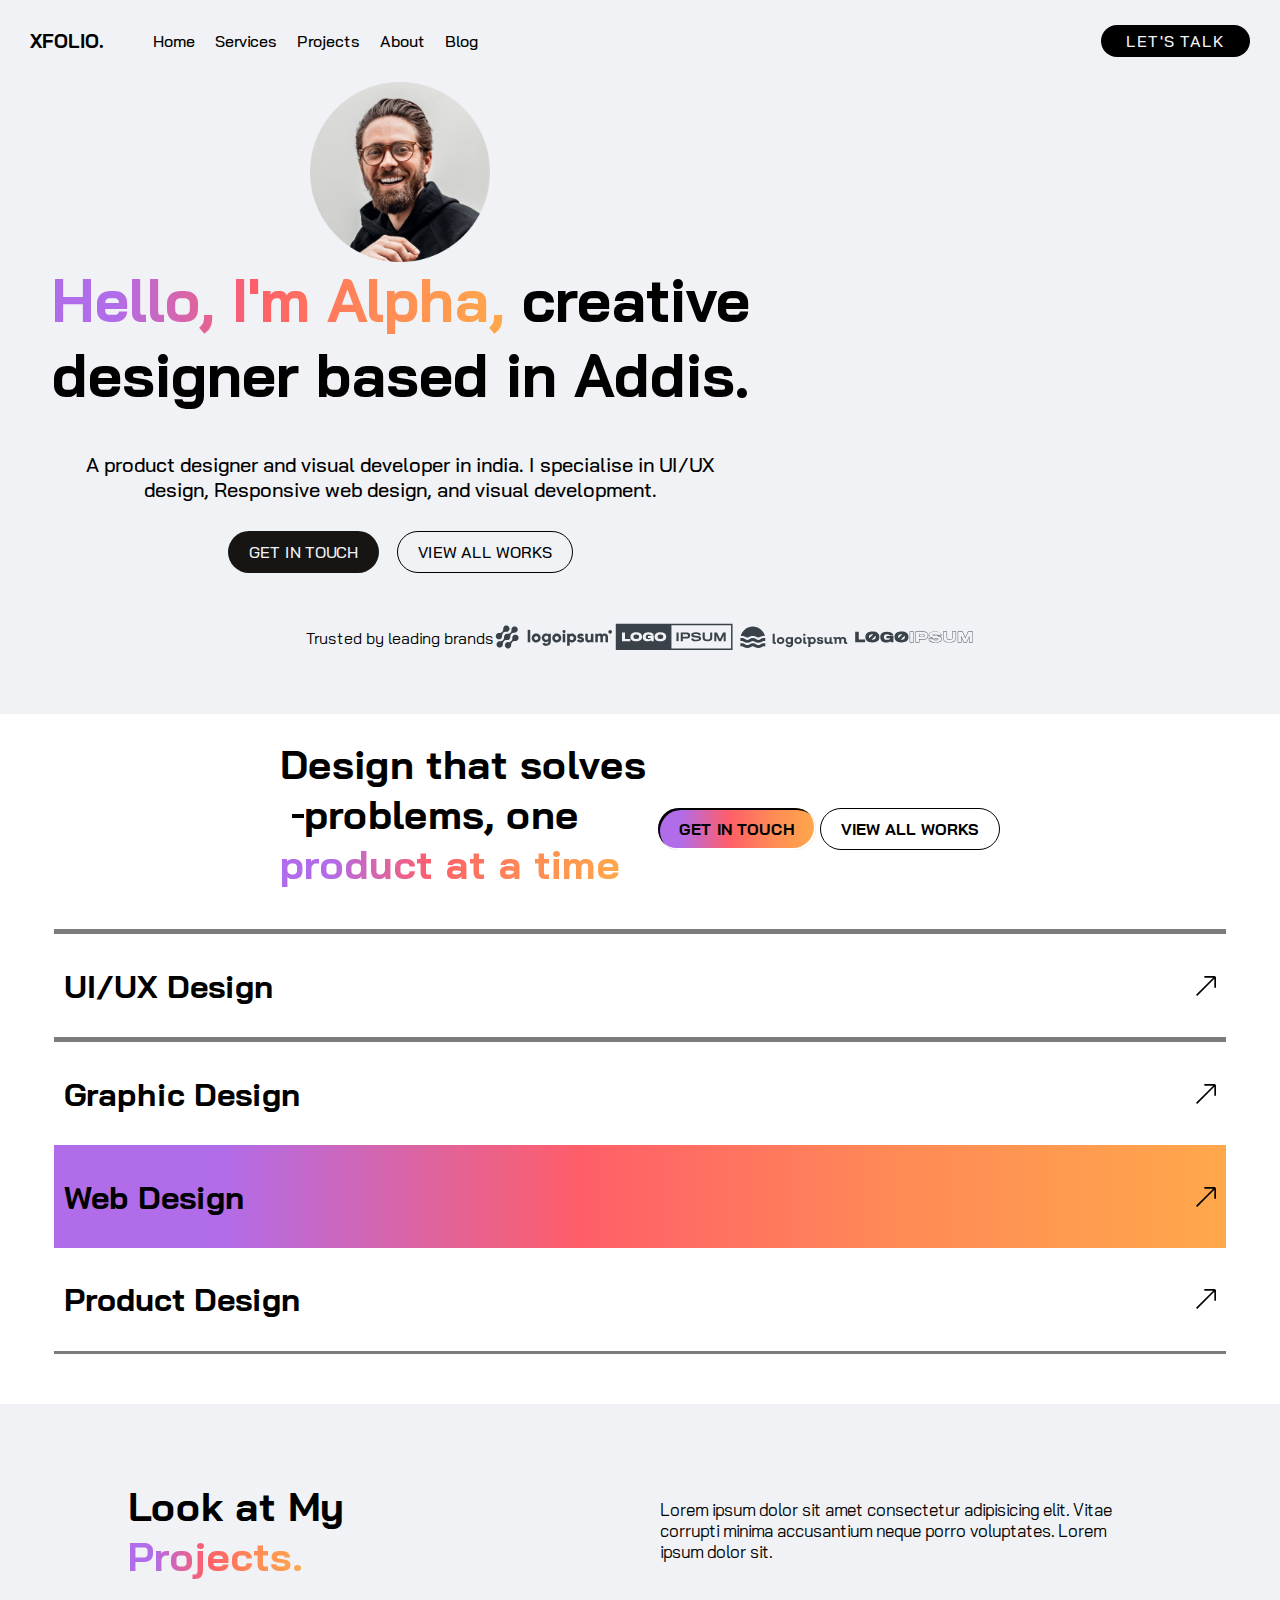
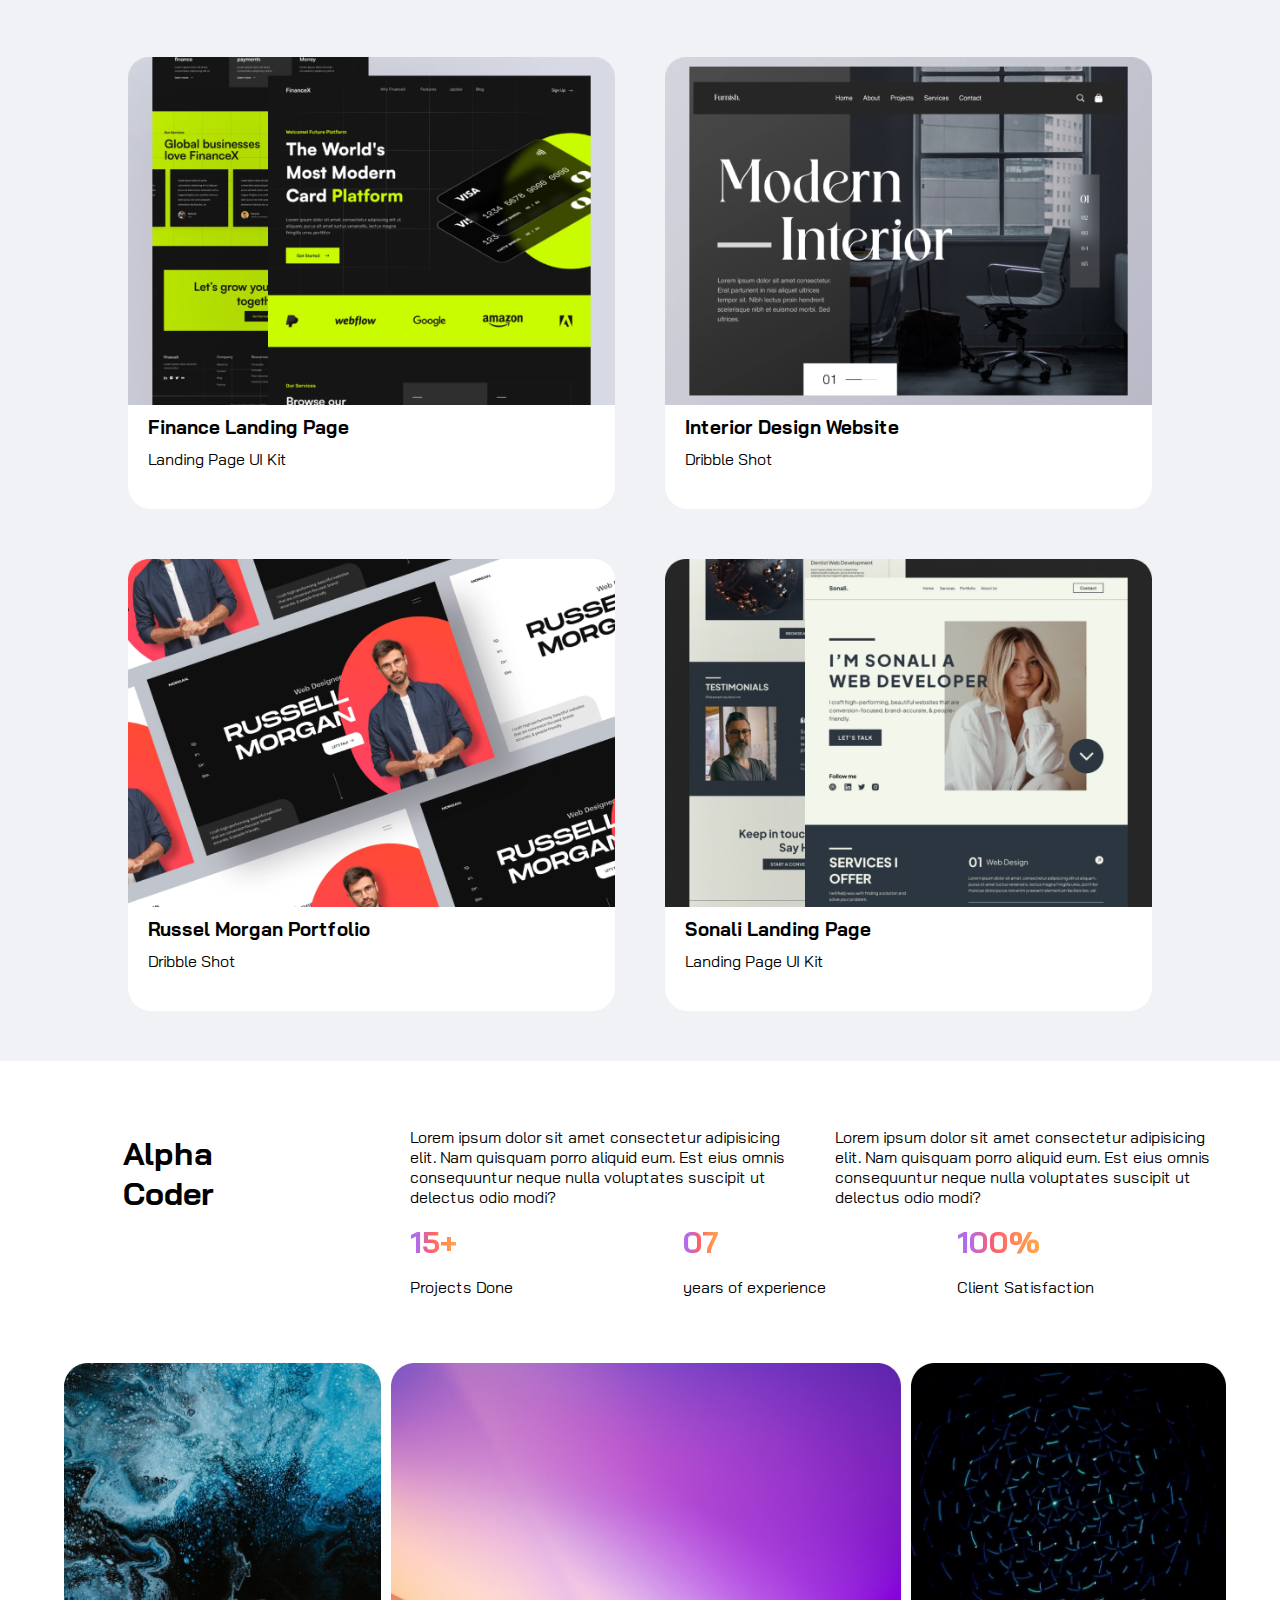
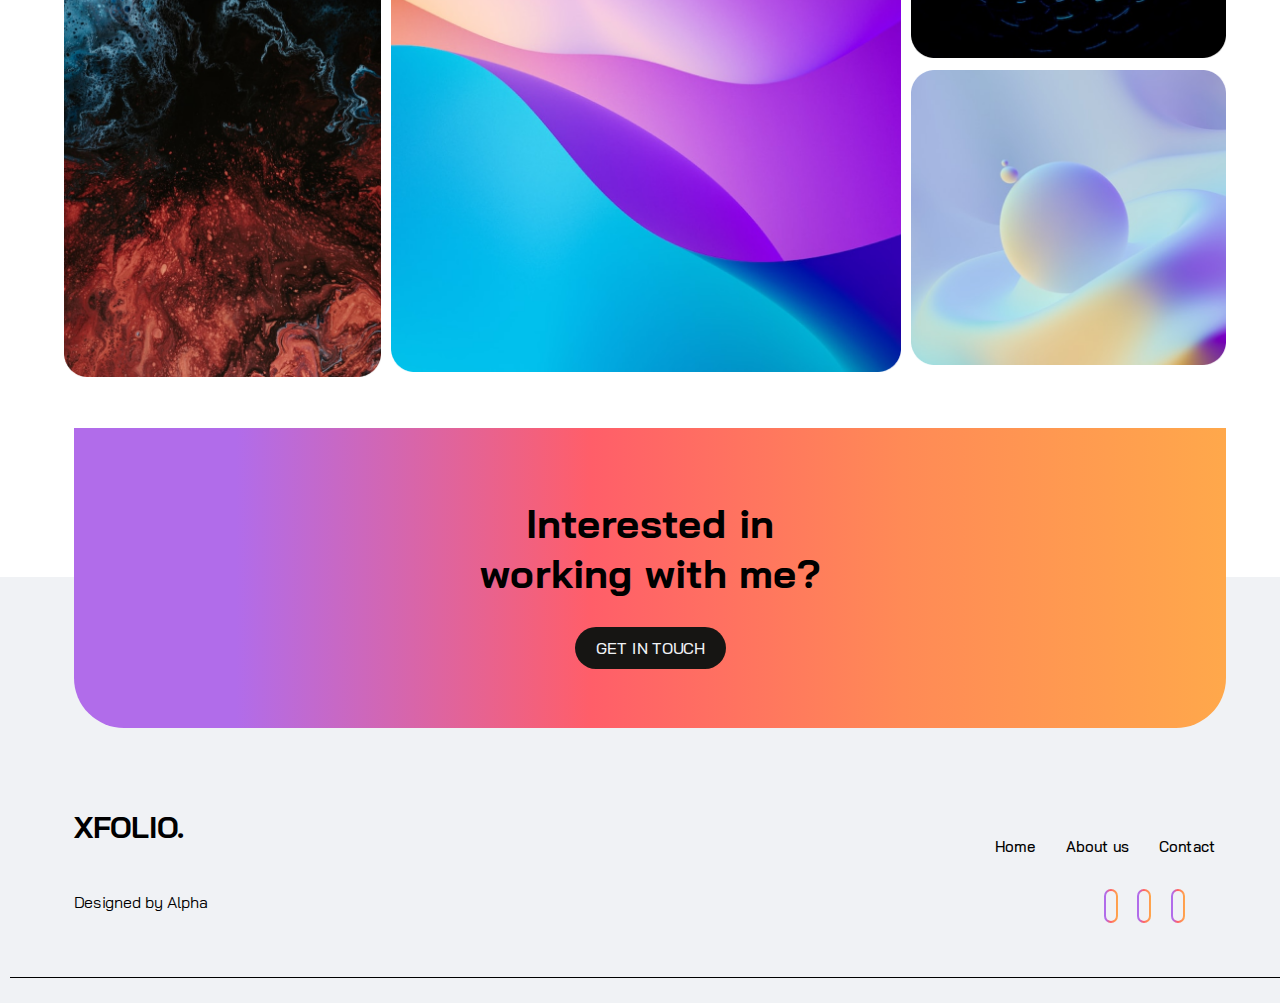
<file: index.html>
<!DOCTYPE html>
<html lang="en">

<head>
    <meta charset="UTF-8">
        <meta name="viewport" content="width=device-width, initial-scale=1.0">
        <link rel="preconnect" href="https://fonts.googleapis.com">
        <link rel="preconnect" href="https://fonts.gstatic.com" crossorigin>
        <link href="https://fonts.googleapis.com/css2?family=Bai+Jamjuree:wght@200;500&display=swap" rel="stylesheet">
        <link rel="stylesheet" href="assets/css/responsive.css">
        <link rel="stylesheet" href="assets/css/styles.css">
        <link rel="stylesheet" href="https://cdnjs.cloudflare.com/ajax/libs/font-awesome/6.4.0/css/all.min.css" integrity="sha512-iecdLmaskl7CVkqkXNQ/ZH/XLlvWZOJyj7Yy7tcenmpD1ypASozpmT/E0iPtmFIB46ZmdtAc9eNBvH0H/ZpiBw==" crossorigin="anonymous" referrerpolicy="no-referrer" />
        <title>Portfolio</title>
</head>

<body>
    <header>

        <div class="nav">
            <div class="nav-container">

                <p class="nav-logo">xfolio.</p>
                <ul class="nav-menu">
                    <li id="nv"><a href="index.html">Home</a></li>
                    <li id="nv"><a href="services.html">Services</a></li>
                    <li id="nv"><a href="404_page.html">Projects</a></li>
                    <li id="nv"><a href="about.html">About</a></li>
                    <li id="nv"><a href="blog.html">Blog</a></li>
                </ul>

                <p id="lt"><a href="contact.html">Let's talk</a></p>
            </div>
        </div>

    </header>

    <main>
        <div class="main-content">
            <div class="mc1">
                <img id="alpha-photo" src="assets/img/hero01.png" alt="Alpha">
                <h1 id="bio"><strong class="grad">Hello, I'm Alpha,</strong> creative designer based in Addis.</h1>
                <p id="description">A product designer and visual developer in india. I specialise in UI/UX design,
                    Responsive web design, and visual development.
                </p>

                <div id="mlinks">
                    <a href="contact.html">Get in touch</a>
                    <a href="404_page.html">view all works</a>
                </div>
            </div>
            <div id="lb">
                <div id="lbt">
                    <p>Trusted by leading brands</p>


                    <img src="assets/img/logoipsum-218.svg" alt="logo1">
                    <img src="assets/img/logoipsum-220.svg" alt="logo2">
                    <img src="assets/img/logoipsum-213.svg" alt="logo3">
                    <img src="assets/img/logoipsum-219.svg" alt="logo4">


                </div>
            </div>
        </div>
    </main>

    <section class="foot">
        <div class="foot-container">
            <div class="foot-cont1">
                <div class="foot-description">
                    <p><strong>Design that solves <br> <strike> </strike>problems, one <br><strong class="grad">product at a time</strong></strong></p>
                </div>

                <div class="foot-links">
                    <a class="grad-btn" href="contact.html">Get in touch</a>
                    <a href="404_page.html">view all works</a>
                </div>
            </div>
            <div class="cats">
                <div class="catscont">
                    <h1>UI/UX Design</h1><img src="assets/img/arrow-up-right.svg" width="20px" alt="">
                </div>
                <div class="catscont">
                    <h1>Graphic Design</h1><img src="assets/img/arrow-up-right.svg" width="20px" alt="">
                </div>
                <div class="catscont webcont">
                    <h1>Web Design</h1><img src="assets/img/arrow-up-right.svg" width="20px" alt="">
                </div>
                <div class="catscont">
                    <h1>Product Design</h1><img src="assets/img/arrow-up-right.svg" width="20px" alt="">
                </div>
            </div>
        </div>
    </section>

    <section class="proj">
        <div class="proj-cont">
            <h1 class="projstitle">Look at My <strong class="grad"><br>Projects.</strong></h1>
            <p class="projsdesk">Lorem ipsum dolor sit amet consectetur adipisicing elit.
                Vitae corrupti minima accusantium neque porro
                voluptates. Lorem ipsum dolor sit.</p>
        </div>
        <div class="proj-cont">
            <div class="projs">
                <img src="assets/img/work04.png" alt="work preview">
                <h3>Finance Landing Page</h3>
                <p>Landing Page UI Kit</p>
            </div>
            <div class="projs">
                <img src="assets/img/work01.png" alt="work preview">
                <h3>Interior Design Website</h3>
                <p>Dribble Shot</p>
            </div>
        </div>
        <div class="proj-cont">
            <div class="projs">
                <img src="assets/img/work03.png" alt="work preview">
                <h3>Russel Morgan Portfolio</h3>
                <p>Dribble Shot</p>
            </div>
            <div class="projs">
                <img src="assets/img/work02.png" alt="work preview">
                <h3>Sonali Landing Page</h3>
                <p>Landing Page UI Kit</p>
            </div>
        </div>


    </section>
    <section class="inform">
    <div class="cont01">
        <div class="cont1">
            <div class="cont11">
                <h1>Alpha<br>Coder</h1>
            </div>
            <div class="cont12">

                <div class="cont121">
                    <p>Lorem ipsum dolor sit amet consectetur adipisicing elit.
                         Nam quisquam porro aliquid eum. Est eius
                        omnis consequuntur neque nulla voluptates
                         suscipit ut delectus odio modi?</p>
                    <p>Lorem ipsum dolor sit amet consectetur adipisicing elit.
                         Nam quisquam porro aliquid eum. Est eius
                        omnis consequuntur neque nulla voluptates
                         suscipit ut delectus odio modi?</p>
                </div>

                <div class="cont122">
                    <div>
                        <strong class="p-d grad">15+</strong>
                        <p>Projects Done</p>
                    </div>
                    
                    <div>
                        <strong class="p-d grad">07</strong>
                        <p>years of experience</p>
                    </div>
                    
                    <div>
                        <strong class="p-d grad">100%</strong>
                        <p>Client Satisfaction</p>
                    </div>
                    
                </div>

            </div>
        </div>
            <div class="cont02">
                <div class="cont2">
               
                    <div class="cont21">
                        <img src="assets/img/about04.png" alt="about">
                        <img src="assets/img/about01.png" alt="about">
                    </div>
    
                    <div class="cont22">
                        <img src="assets/img/about02.png" alt="about">
                        <img src="assets/img/about03.png" alt="about">
                    </div>
                </div>  
            </div>
        </div>
    </div>
    
</section>

<footer>
    
    <div class="inw">
       <h1>Interested in<br>
       working with me?</h1>
       <div id="mlinks">
           <a href="contact.html">Get in touch</a>
       </div>
       
    </div>
    <div class="footer-container">
        
        <div class="ftrs1">
                
                <div class="ftrl">
                    <p><strong>xfolio.</strong></p>
                </div>

                <div class="ftrli">
                    <ul id="ftrli1">
                        <li><a href="index.html">Home</a></li>
                        <li><a href="404_page.html">About us</a></li>
                        <li><a href="contact.html">Contact</a></li>
                    </ul>
                </div>
            
            </div>
                
            <div class="ftrs2">
            
                <div class="au">
                    <p>Designed by Alpha</p>
                </div>

                <div class="scll">
                    <ul class="social">
                        <li><i class="fa-brands fa-linkedin-in"></i></li>
                        <li><i class="fa-brands fa-twitter"></i></li>
                        <li><i class="fa-brands fa-instagram"></i></li>
                    </ul>
                </div>

            </div>

        </div>



</footer>

</body>

</html>
</file>
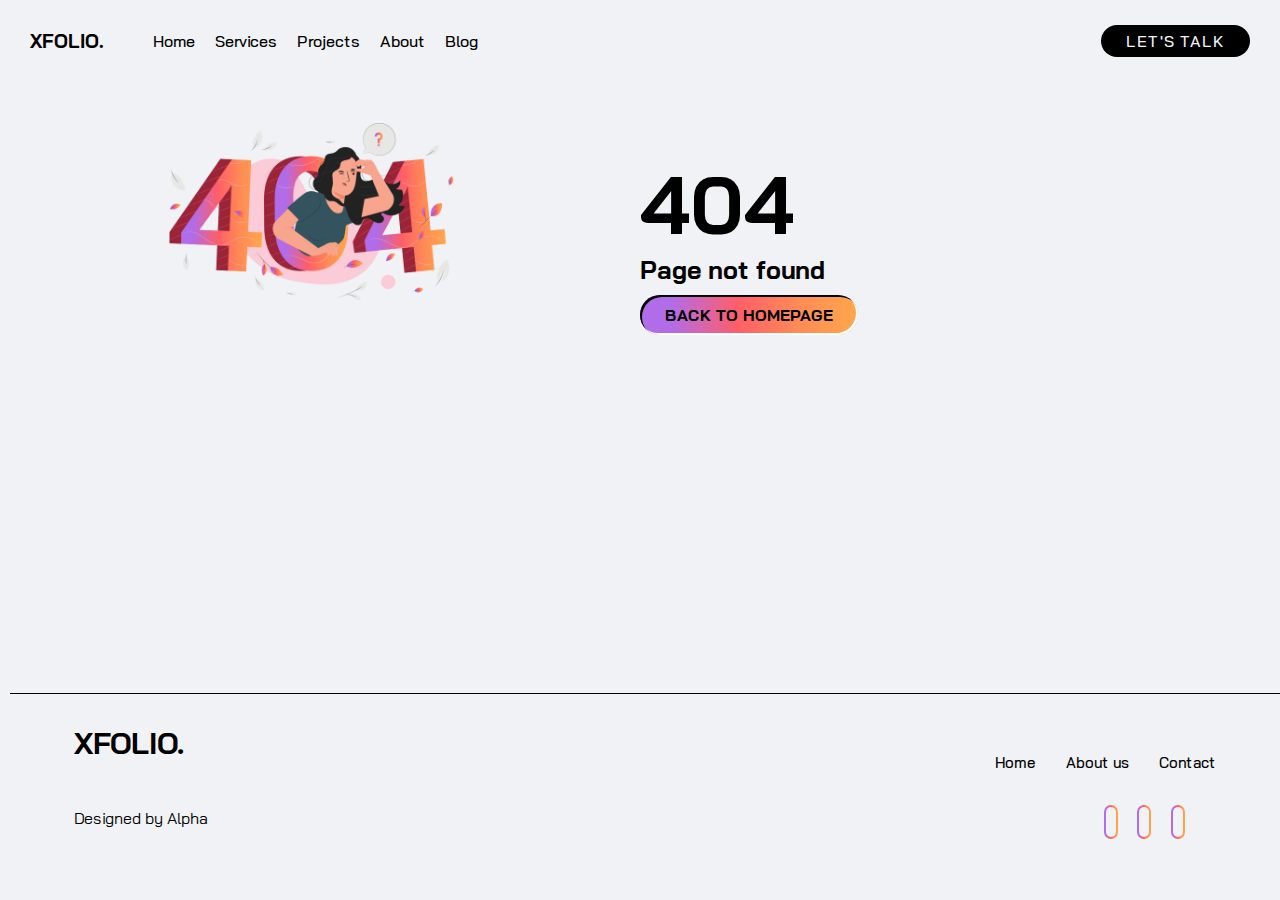
<file: 404_page.html>
<!DOCTYPE html>
<html lang="en">
    <head>
        <meta charset="UTF-8">
        <meta name="viewport" content="width=device-width, initial-scale=1.0">
        <link rel="preconnect" href="https://fonts.googleapis.com">
        <link rel="preconnect" href="https://fonts.gstatic.com" crossorigin>
        <link href="https://fonts.googleapis.com/css2?family=Bai+Jamjuree:wght@200;500&display=swap" rel="stylesheet">
        <link rel="stylesheet" href="assets/css/responsive.css">
        <link rel="stylesheet" href="assets/css/styles.css">
        <link rel="stylesheet" href="https://cdnjs.cloudflare.com/ajax/libs/font-awesome/6.4.0/css/all.min.css" integrity="sha512-iecdLmaskl7CVkqkXNQ/ZH/XLlvWZOJyj7Yy7tcenmpD1ypASozpmT/E0iPtmFIB46ZmdtAc9eNBvH0H/ZpiBw==" crossorigin="anonymous" referrerpolicy="no-referrer" />
        <title>Document</title>
    </head>
<body>
    <header>

        <div class="nav">
            <div class="nav-container">

                <p class="nav-logo">xfolio.</p>
                <ul class="nav-menu">
                    <li id="nv"><a href="index.html">Home</a></li>
                    <li id="nv"><a href="services.html">Services</a></li>
                    <li id="nv"><a href="404_page.html">Projects</a></li>
                    <li id="nv"><a href="about.html">About</a></li>
                    <li id="nv"><a href="blog.html">Blog</a></li>
                </ul>

                <p id="lt"><a href="contact.html">Let's talk</a></p>
            </div>
        </div>

    </header>

    <main class="_404m">
        <div class="pga">
        <div class="pga-cont">

            <div class="pga-img">
                <img src="assets/img/404_Dark.png" alt="">
            </div>

            <div class="pga-txt">
                <h1>404</h1>
                <h2>Page not found</h2>
                <a href="homepage.html" class="grad-btn">back to homepage</a>
            </div>

        </div>
        </div>

    </main>

    <footer>
        
        <div class="footer-container">

            <div class="ftrs1">
                
                <div class="ftrl">
                    <p><strong>xfolio.</strong></p>
                </div>

                <div class="ftrli">
                    <ul id="ftrli1">
                        <li><a href="index.html">Home</a></li>
                        <li><a href="about.html">About us</a></li>
                        <li><a href="contact.html">Contact</a></li>
                    </ul>
                </div>
            
            </div>
                
            <div class="ftrs2">
            
                <div class="au">
                    <p>Designed by Alpha</p>
                </div>

                <div class="scll">
                    <ul class="social">
                        <li><i class="fa-brands fa-linkedin-in"></i></li>
                        <li><i class="fa-brands fa-twitter"></i></li>
                        <li><i class="fa-brands fa-instagram"></i></li>
                    </ul>
                </div>

            </div>

        </div>



</footer>

</body>
</html>
</file>
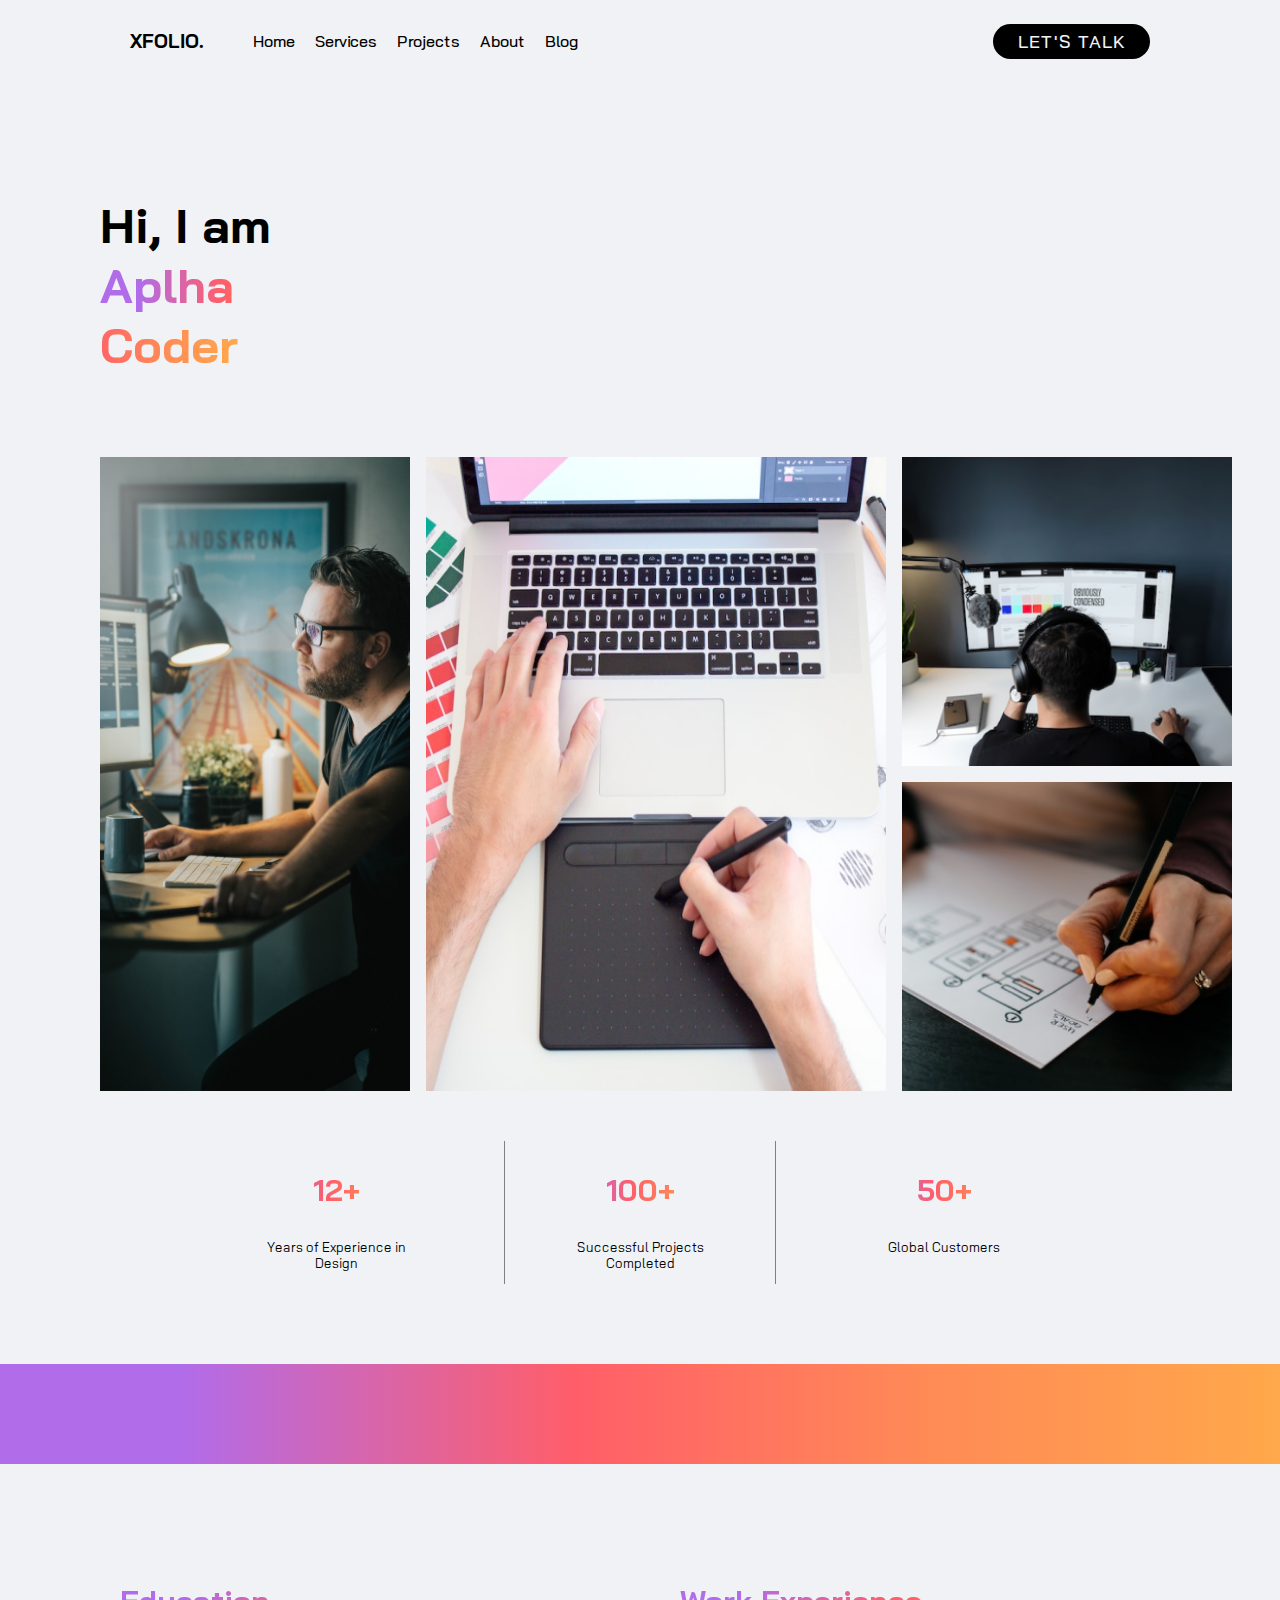
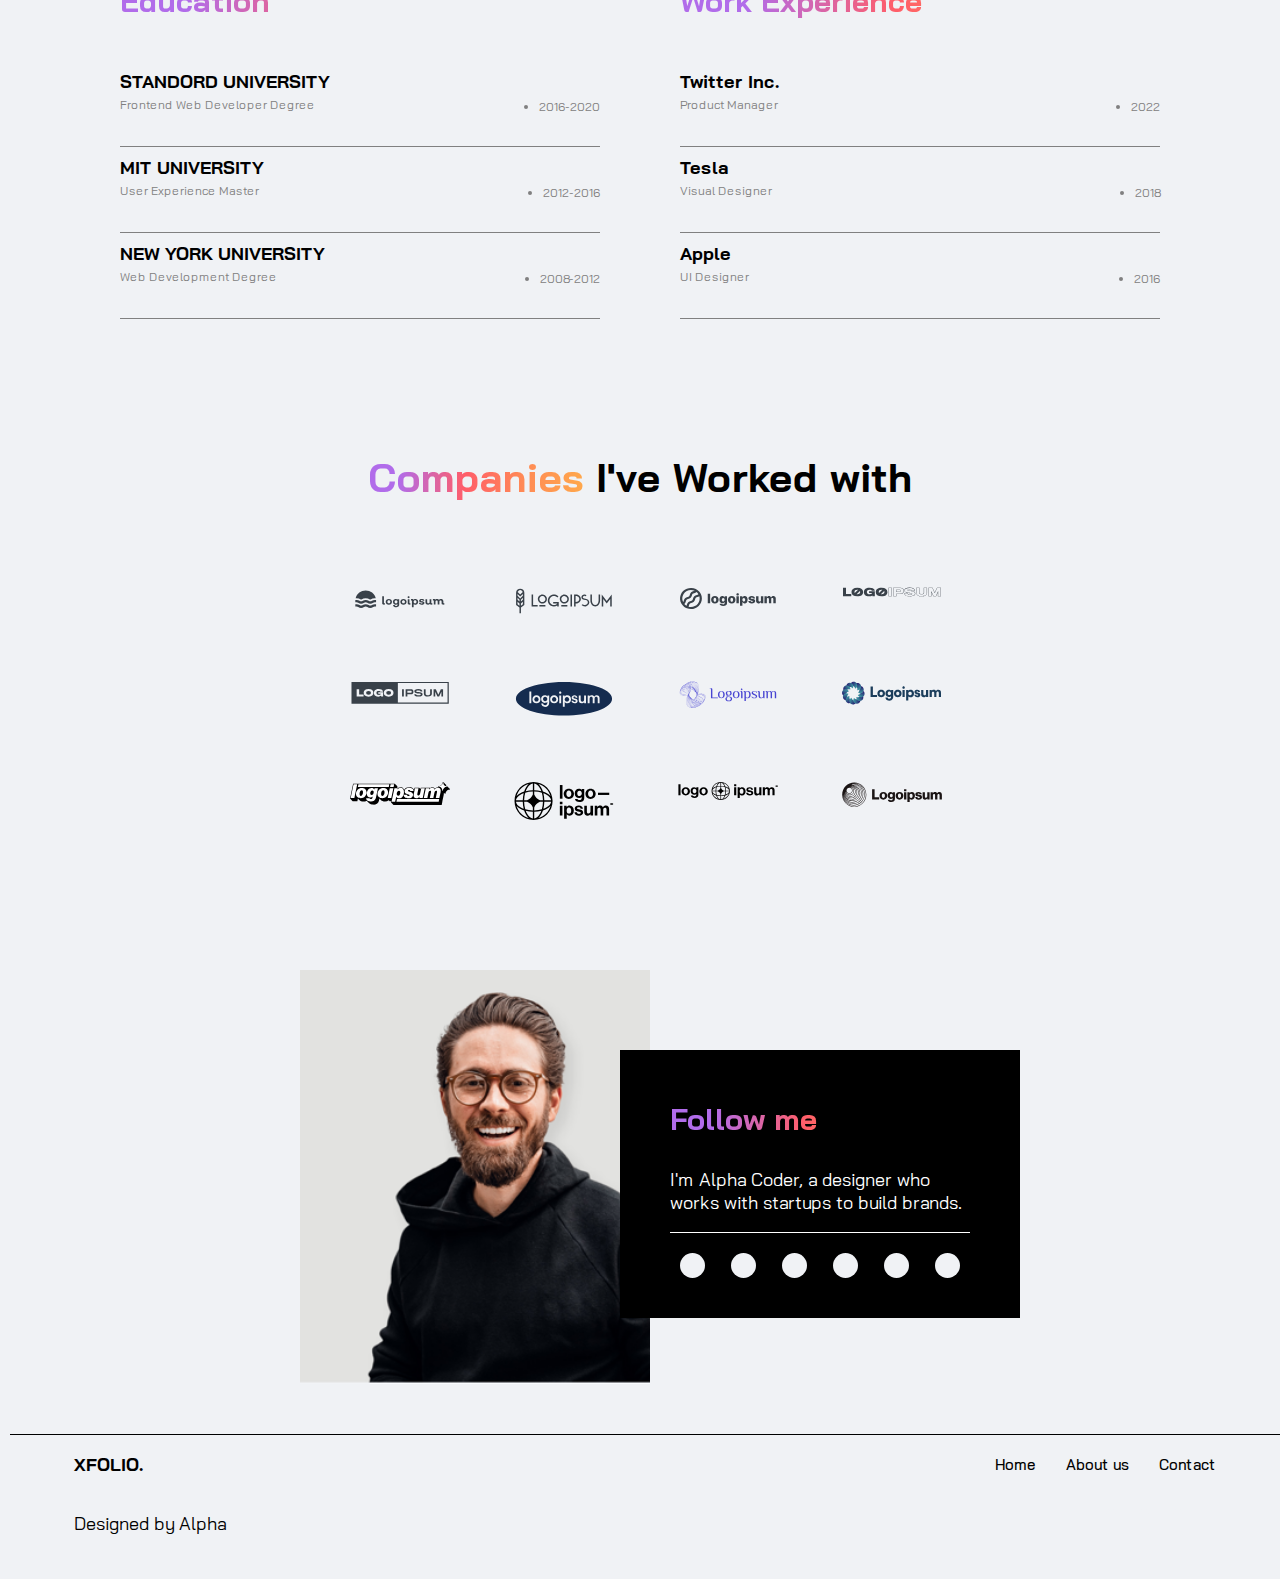
<file: about.html>
<!DOCTYPE html>
<html lang="en"><head>
    <meta charset="UTF-8">
    <meta name="viewport" content="width=device-width, initial-scale=1.0">
    <link rel="stylesheet" href="https://cdnjs.cloudflare.com/ajax/libs/font-awesome/6.4.2/css/all.min.css" integrity="sha512-z3gLpd7yknf1YoNbCzqRKc4qyor8gaKU1qmn+CShxbuBusANI9QpRohGBreCFkKxLhei6S9CQXFEbbKuqLg0DA==" crossorigin="anonymous" referrerpolicy="no-referrer">
    <link rel="preconnect" href="https://fonts.googleapis.com">
    <link rel="preconnect" href="https://fonts.gstatic.com" crossorigin="">
    <link href="https://fonts.googleapis.com/css2?family=Bai+Jamjuree:wght@200;500&amp;display=swap" rel="stylesheet">
    <link rel="stylesheet" href="assets/css/style2.css">
    <link rel="stylesheet" href="assets/css/styles.css">
    <link rel="stylesheet" href="assets/css/responsive.css">
    <title>About</title>
</head>

<body>
    <!-- nav -->
    <div class="nav">
        <div class="nav-container">

            <p class="nav-logo">xfolio.</p>
            <ul class="nav-menu">
                <li id="nv"><a href="index.html">Home</a></li>
                <li id="nv"><a href="services.html">Services</a></li>
                <li id="nv"><a href="404_page.html">Projects</a></li>
                <li id="nv"><a href="about.html">About</a></li>
                <li id="nv"><a href="blog.html">Blog</a></li>
            </ul>

            <p id="lt"><a href="contact.html">Let's talk</a></p>
        </div>
    </div>
    <!-- headding -->
    <div class="hea">
        <div class="hea-name">
            <h1>Hi, I am <span>Aplha Coder</span></h1>
            <div class="hea-links">
                <li><i class="fa-brands fa-linkedin-in"></i></li>
                <li><i class="fa-brands fa-twitter"></i></li>
                <li><i class="fa-brands fa-instagram"></i></li>
            </div>
        </div>
        <div class="hea-images">
            <img src="assets/img/about05.png" class="hea-image1" alt="image 1">
            <img src="assets/img/about06.png" class="hea-image2" alt="image 2">
            <div class="hea-images-div">
                <img src="assets/img/about07.png" class="hea-image3" alt="image 4">
                <img src="assets/img/about08.png" class="hea-image4" alt="image 3">
            </div>
        </div>
        <div class="hea-exp">
            <div class="hea-exp1">
                <p class="para">12+</p>
                <p>Years of Experience in Design</p>
            </div>
            <div class="hea-exp2">
                <p class="para">100+</p>
                <p>Successful Projects Completed</p>
            </div>
            <div class="hea-exp3">
                <p class="para">50+</p>
                <p>Global Customers</p>
            </div>
        </div>
    </div>
    <div class="empty">

    </div>
    <div class="experience">
        <div class="ex-ex">
            <div class="education">
                <h2>Education</h2>
                <div class="edu-list">
                    <h3>STANDORD UNIVERSITY</h3>
                    <div class="edu">
                        Frontend Web Developer Degree
                        <ul>
                            <li>2016-2020</li>
                        </ul>
                    </div>
                </div>
                <div class="edu-list">
                    <h3>MIT UNIVERSITY</h3>
                    <div class="edu">
                        User Experience Master
                        <ul>
                            <li>2012-2016</li>
                        </ul>
                    </div>
                </div>
                <div class="edu-list">
                    <h3>NEW YORK UNIVERSITY</h3>
                    <div class="edu">
                        Web Development Degree
                        <ul>
                            <li>2008-2012</li>
                        </ul>
                    </div>
                </div>
            </div>
            <div class="work">
                <h2>Work Experience</h2>
                <div class="edu-list">
                    <h3>Twitter Inc.</h3>
                    <div class="edu">
                        Product Manager
                        <ul>
                            <li>2022</li>
                        </ul>
                    </div>
                </div>
                <div class="edu-list">
                    <h3>Tesla</h3>
                    <div class="edu">
                        Visual Designer
                        <ul>
                            <li>2018</li>
                        </ul>
                    </div>
                </div>
                <div class="edu-list">
                    <h3>Apple</h3>
                    <div class="edu">
                        UI Designer
                        <ul>
                            <li>2016</li>
                        </ul>
                    </div>
                </div>
            </div>
        </div>
        <div class="partners">
            <h2><span>Companies</span> I've Worked with</h2>
            <div class="com">
                <img src="assets/img/logoipsum-213.svg" alt="logo">
                <img src="assets/img/logoipsum-215.svg" alt="logo">
                <img src="assets/img/logoipsum-217.svg" alt="logo">
                <img src="assets/img/logoipsum-219.svg" alt="logo">
                <img src="assets/img/logoipsum-220.svg" alt="logo">
                <img src="assets/img/logoipsum-242.svg" alt="logo">
                <img src="assets/img/logoipsum-251.svg" alt="logo">
                <img src="assets/img/logoipsum-258.svg" alt="logo">
                <img src="assets/img/logoipsum-288.svg" alt="logo">
                <img src="assets/img/logoipsum-287.svg" alt="logo">
                <img src="assets/img/logoipsum-286.svg" alt="logo">
                <img src="assets/img/logoipsum-263.svg" alt="logo">
            </div>
        </div>
    </div>
    <div class="last-img">
        <img src="assets/img/alpha.PNG" alt="aplha">
        <div class="follow-alpha">
            <h3>Follow me</h3>
            <p>I'm Alpha Coder, a designer who works with startups to build brands.</p>
            <div class="links">
                <i class="fa-brands fa-facebook" style="color: #ffffff;"></i>
                <i class="fa-brands fa-twitter" style="color: #ffffff;"></i>
                <i class="fa-brands fa-linkedin" style="color: #ffffff;"></i>
                <i class="fa-brands fa-instagram" style="color: #ffffff;"></i>
                <i class="fa-brands fa-dribbble" style="color: #ffffff;"></i>
                <i class="fa-brands fa-reddit-alien" style="color: #ffffff;"></i>
            </div>
        </div>
    </div>
    <div class="mr">
        
    </div>

    <footer>
        
        <div class="footer-container">

            <div class="ftrs1">
                
                <div class="ftrl">
                    <p><strong>xfolio.</strong></p>
                </div>

                <div class="ftrli">
                    <ul id="ftrli1">
                        <li><a href="index.html">Home</a></li>
                        <li><a href="about.html">About us</a></li>
                        <li><a href="contact.html">Contact</a></li>
                    </ul>
                </div>
            
            </div>
                
            <div class="ftrs2">
            
                <div class="au">
                    <p>Designed by Alpha</p>
                </div>

                <div class="scll">
                    <ul class="social">
                        <li><i class="fa-brands fa-linkedin-in"></i></li>
                        <li><i class="fa-brands fa-twitter"></i></li>
                        <li><i class="fa-brands fa-instagram"></i></li>
                    </ul>
                </div>

            </div>

        </div>



</footer>


</body></html>
</file>
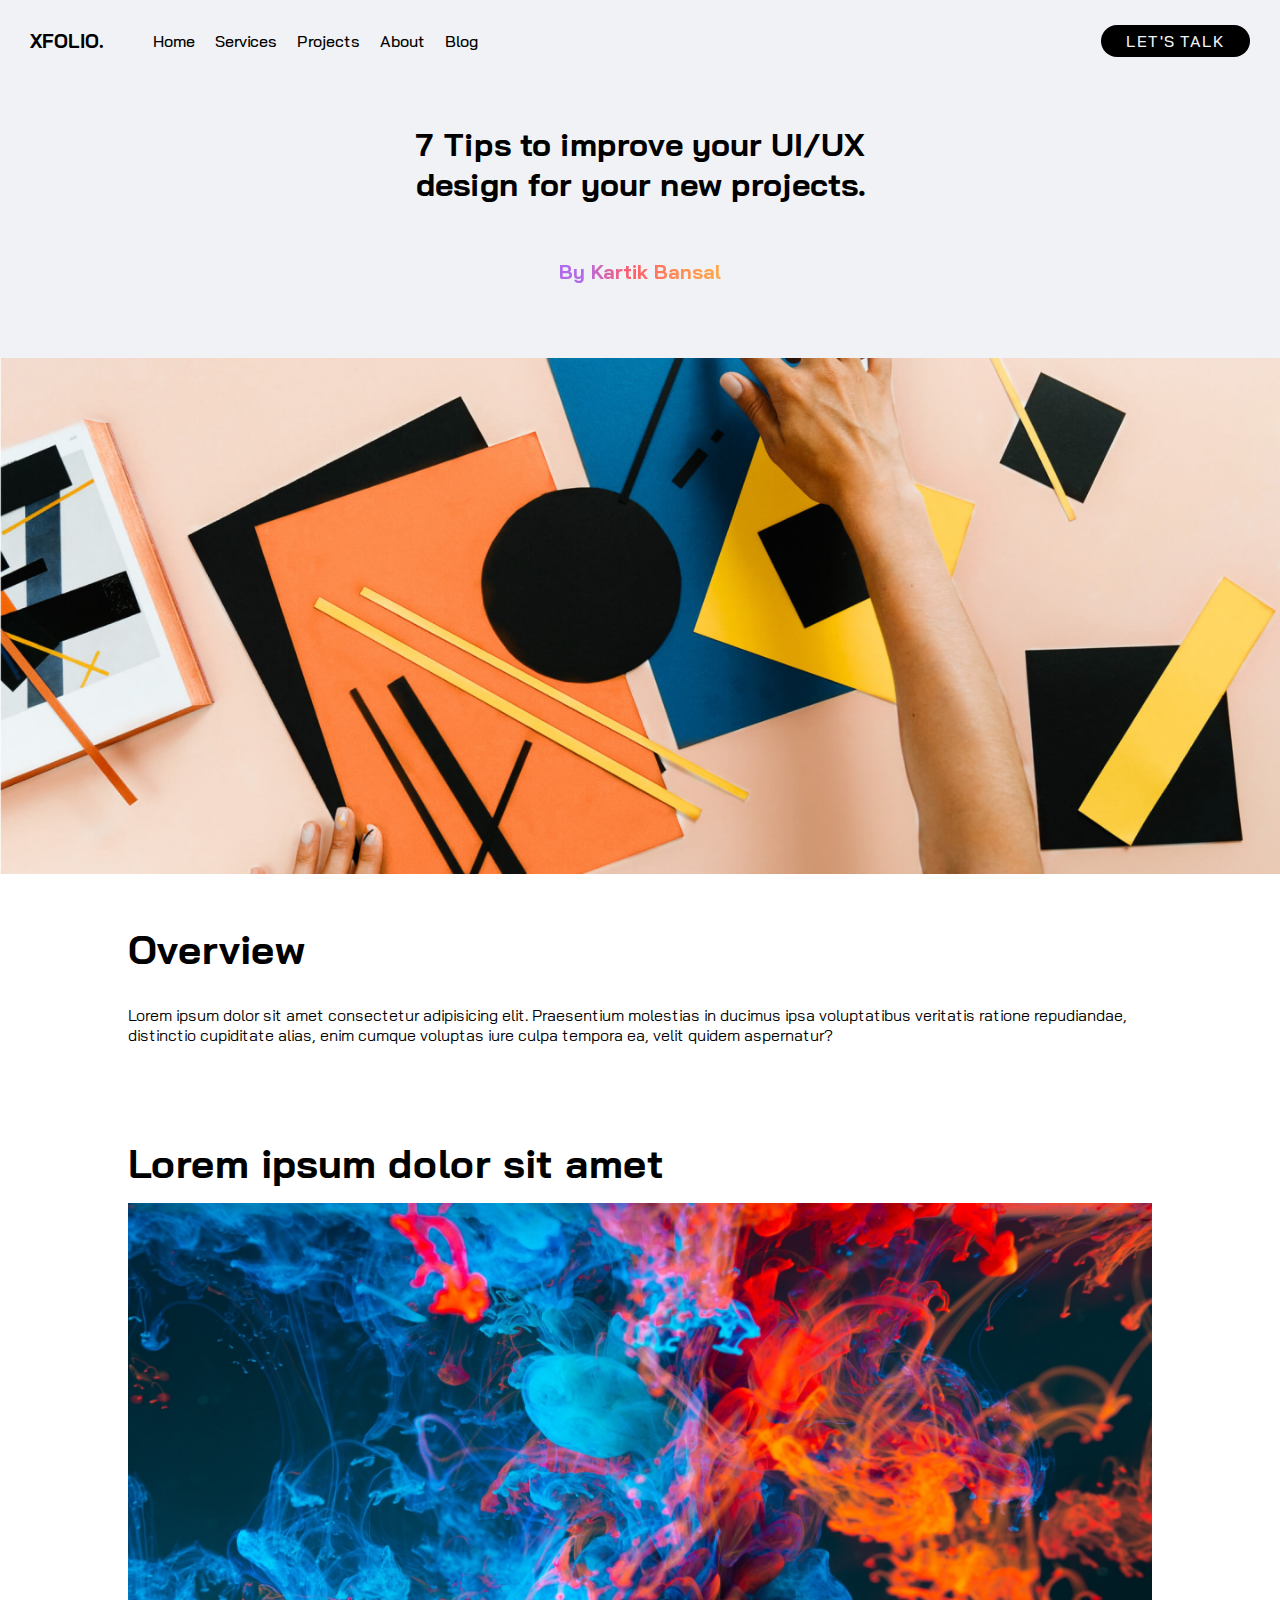
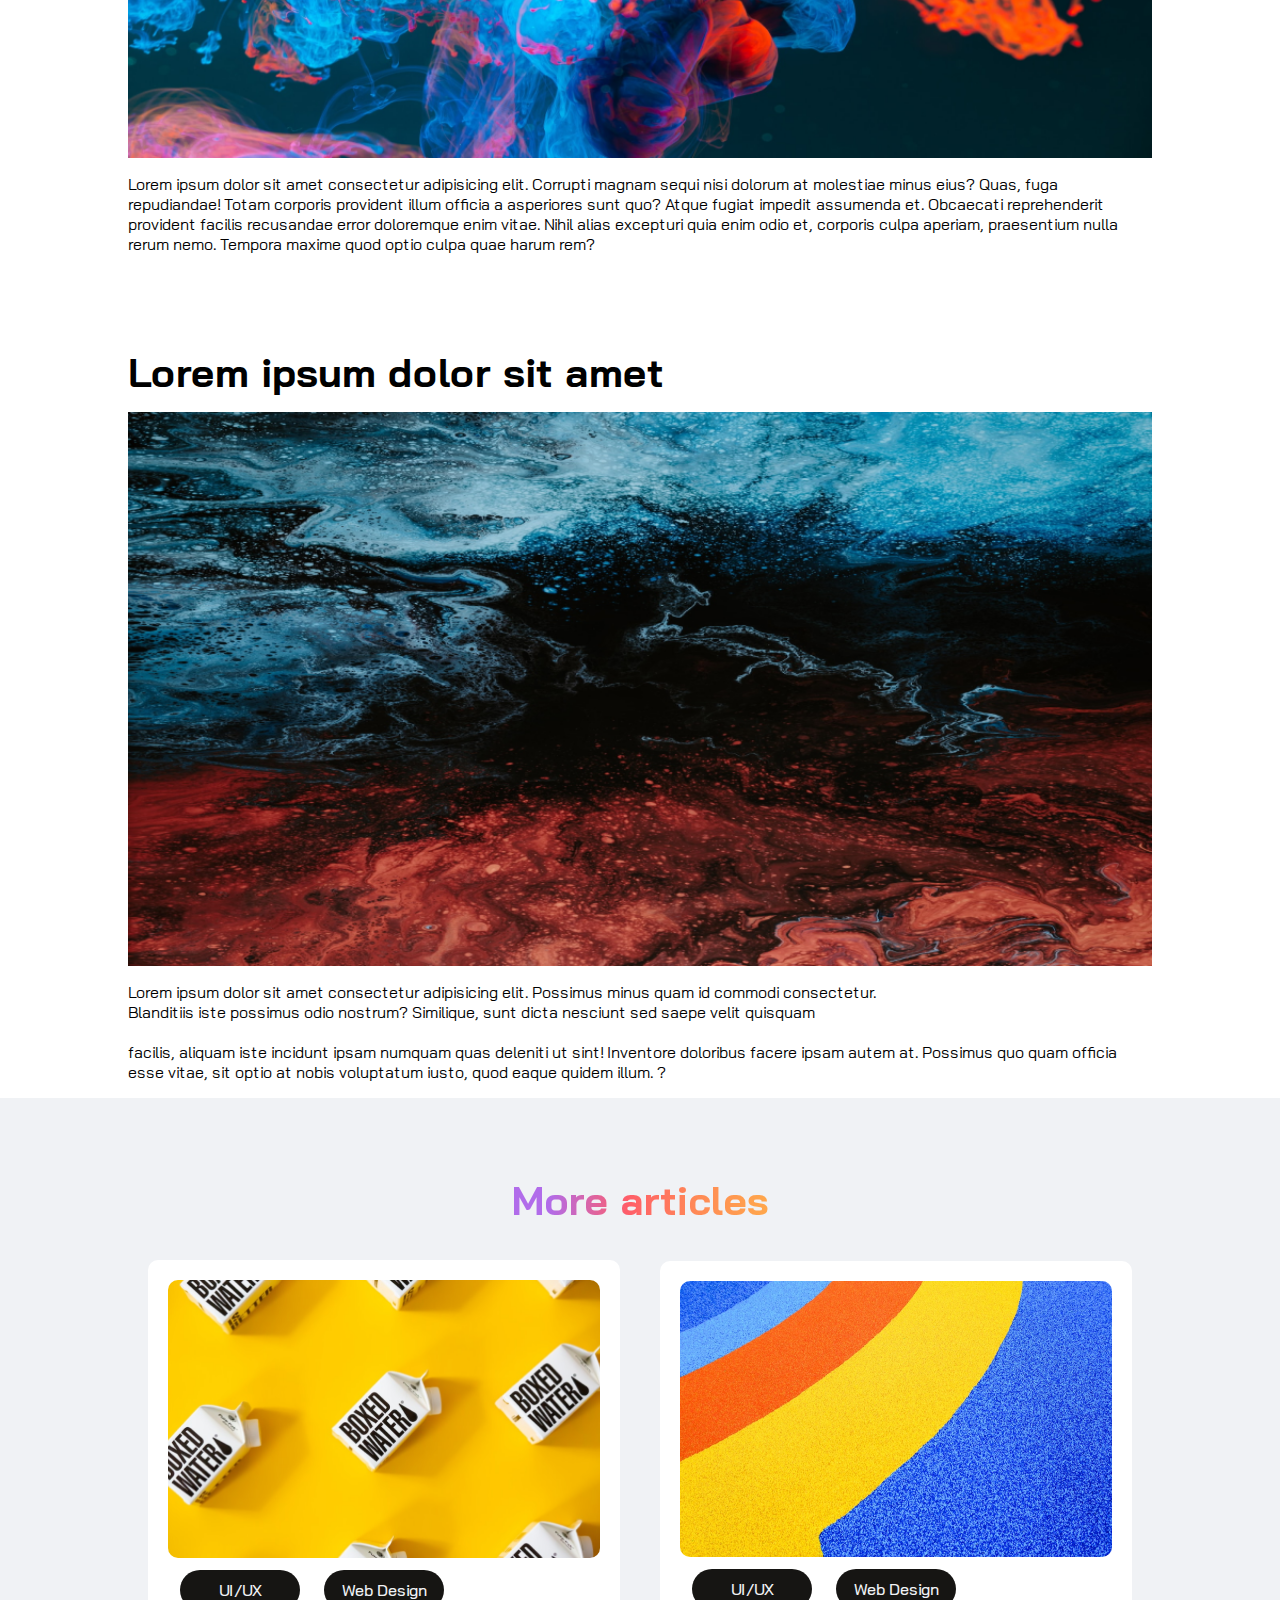
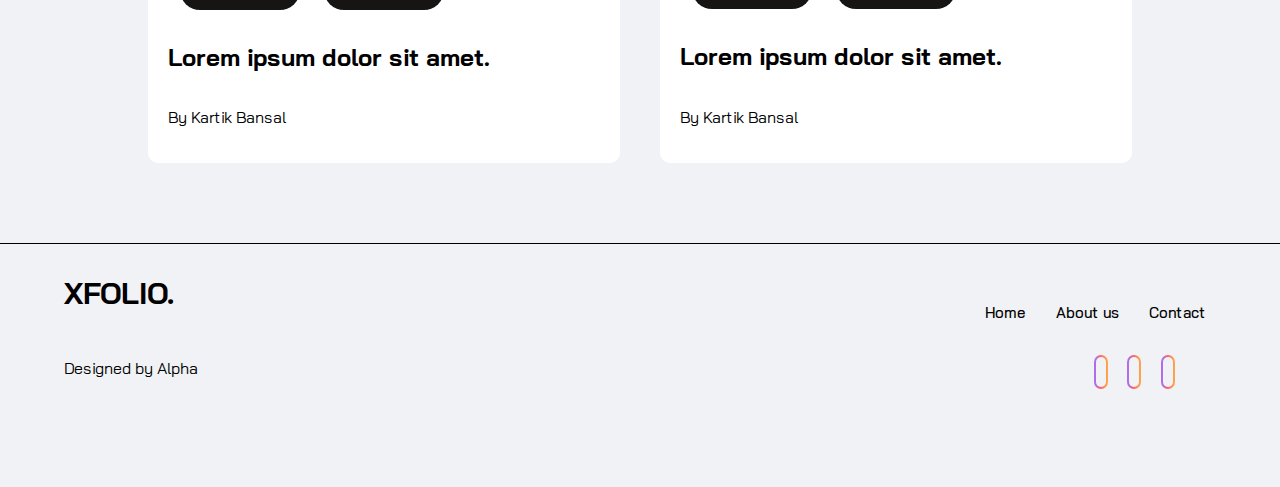
<file: blog.html>
<!DOCTYPE html>
<html lang="en">

<head>
    <meta charset="UTF-8">
    <meta name="viewport" content="width=device-width, initial-scale=1.0">
    <link rel="preconnect" href="https://fonts.googleapis.com">
    <link rel="preconnect" href="https://fonts.gstatic.com" crossorigin>
    <link href="https://fonts.googleapis.com/css2?family=Bai+Jamjuree:wght@200;500&display=swap" rel="stylesheet">
    <link rel="stylesheet" href="assets/css/responsive.css">
    <link rel="stylesheet" href="assets/css/styles.css">
    <link rel="stylesheet" href="https://cdnjs.cloudflare.com/ajax/libs/font-awesome/6.4.0/css/all.min.css" integrity="sha512-iecdLmaskl7CVkqkXNQ/ZH/XLlvWZOJyj7Yy7tcenmpD1ypASozpmT/E0iPtmFIB46ZmdtAc9eNBvH0H/ZpiBw==" crossorigin="anonymous" referrerpolicy="no-referrer" />
    <title>Document</title>
</head>

<body>

<div class="sd">
    <header>

        <div class="nav">
            <div class="nav-container">

                <p class="nav-logo">xfolio.</p>
                <ul class="nav-menu">
                    <li id="nv"><a href="index.html">Home</a></li>
                    <li id="nv"><a href="services.html">Services</a></li>
                    <li id="nv"><a href="404_page.html">Projects</a></li>
                    <li id="nv"><a href="about.html">About</a></li>
                    <li id="nv"><a href="blog.html">Blog</a></li>
                </ul>

                <p id="lt"><a href="contact.html">Let's talk</a></p>
            </div>
        </div>

    </header>

    <main>

        <!-- blog -->

        <div class="ttl-cont">
            <h1 class="ttl">7 Tips to improve your UI/UX <br> design for your new projects.</h1>
            <h1 class="author"><strong class="grad">By Kartik Bansal</strong></h1>
        </div>
    </div>

    <div class="sdd">
        <div class="img-holder"><img src="assets/img/work05.png" alt=""></div>

        <div class="over-cont">

            <div class="it1">
                <h1>Overview</h1>
                <p>Lorem ipsum dolor sit amet consectetur adipisicing elit.
                    Praesentium molestias in ducimus ipsa voluptatibus veritatis
                    ratione repudiandae, distinctio cupiditate alias,
                    enim cumque voluptas iure culpa tempora ea, velit quidem aspernatur?</p>
            </div>

            <div class="it1 img-holder">
                <h1>Lorem ipsum dolor sit amet</h1>
                <img src="assets/img/img03.png" alt="">
                <p>Lorem ipsum dolor sit amet consectetur adipisicing elit. Corrupti magnam sequi nisi dolorum at
                    molestiae minus eius? Quas, fuga repudiandae! Totam corporis provident illum officia a asperiores
                    sunt quo? Atque fugiat impedit assumenda et. Obcaecati reprehenderit provident facilis recusandae
                    error doloremque enim vitae. Nihil alias excepturi quia enim odio et, corporis culpa aperiam,
                    praesentium nulla rerum nemo. Tempora maxime quod optio culpa quae harum rem?</p>
            </div>

            <div class="it1 img-holder">
                <h1>Lorem ipsum dolor sit amet</h1>
                <img src="assets/img/img01.png" alt="">
                <p>Lorem ipsum dolor sit amet consectetur adipisicing elit. Possimus minus quam id commodi consectetur. <br>
                    Blanditiis iste possimus odio nostrum? Similique, sunt dicta nesciunt sed saepe velit quisquam <br><br>
                    facilis, aliquam iste incidunt ipsam numquam quas deleniti ut sint! Inventore doloribus facere ipsam
                    autem at. Possimus quo quam officia esse vitae, sit optio at nobis voluptatum iusto, quod eaque
                    quidem illum. ?</p>
            </div>

        </div>

        <!-- More articles -->
    </div>
        <div class="more-art">
            <h1><strong class="grad">More articles</strong></h1>
            <div class="maccc">
                <div class="macc1 img-holder">
                    <img src="assets/img/img02.png" alt="">
                    <div class="bss">
                        <p id="p1">UI/UX</p>
                        <p id="p2">Web Design</p>
                    </div>
                    <h2>Lorem ipsum dolor sit amet.</h2>
                    <p>By Kartik Bansal</p>
                </div>
                <div class="macc2 img-holder">
                    <img src="assets/img/img04.png" alt="">
                    <div class="bss">
                        <p id="p1">UI/UX</p>
                        <p id="p2">Web Design</p>
                    </div>
                    <h2>Lorem ipsum dolor sit amet.</h2>
                    <p>By Kartik Bansal</p>
                </div>
                
            </div>




    </main>

    <footer>
        
        <div class="footer-container">

            <div class="ftrs1">
                
                <div class="ftrl">
                    <p><strong>xfolio.</strong></p>
                </div>

                <div class="ftrli">
                    <ul id="ftrli1">
                        <li><a href="index.html">Home</a></li>
                        <li><a href="404_page.html">About us</a></li>
                        <li><a href="contact.html">Contact</a></li>
                    </ul>
                </div>
            
            </div>
                
            <div class="ftrs2">
            
                <div class="au">
                    <p>Designed by Alpha</p>
                </div>

                <div class="scll">
                    <ul class="social">
                        <li><i class="fa-brands fa-linkedin-in"></i></li>
                        <li><i class="fa-brands fa-twitter"></i></li>
                        <li><i class="fa-brands fa-instagram"></i></li>
                    </ul>
                </div>

            </div>

        </div>



</footer>

</body>

</html>
</file>
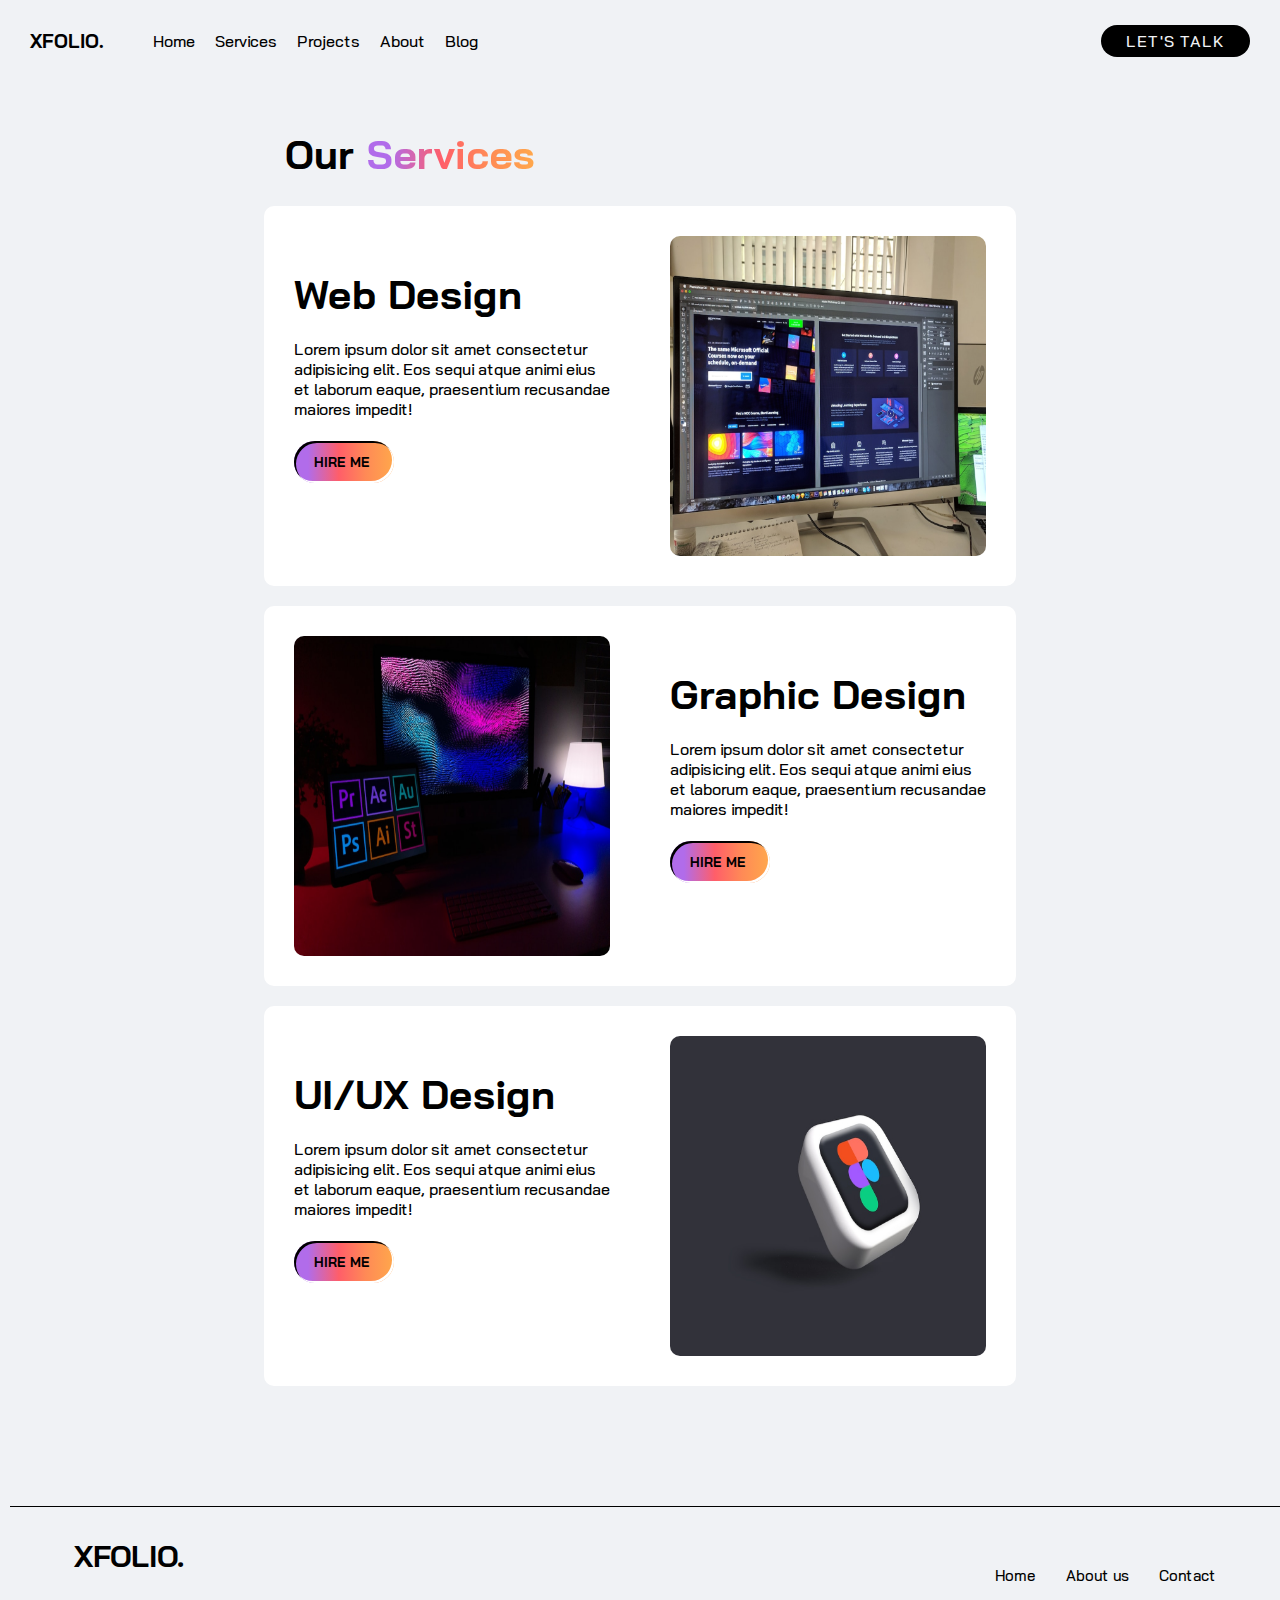
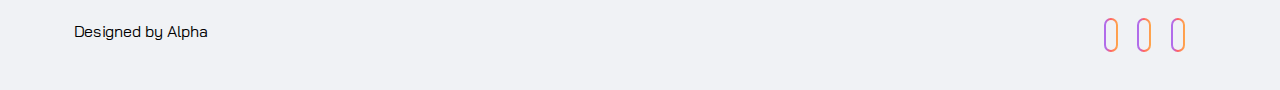
<file: services.html>
<!DOCTYPE html>
<html lang="en">
    <head>
        <meta charset="UTF-8">
        <meta name="viewport" content="width=device-width, initial-scale=1.0">
        <link rel="preconnect" href="https://fonts.googleapis.com">
        <link rel="preconnect" href="https://fonts.gstatic.com" crossorigin>
        <link href="https://fonts.googleapis.com/css2?family=Bai+Jamjuree:wght@200;500&display=swap" rel="stylesheet">
        <link rel="stylesheet" href="assets/css/responsive.css">
        <link rel="stylesheet" href="assets/css/styles.css">
        <link rel="stylesheet" href="https://cdnjs.cloudflare.com/ajax/libs/font-awesome/6.4.0/css/all.min.css" integrity="sha512-iecdLmaskl7CVkqkXNQ/ZH/XLlvWZOJyj7Yy7tcenmpD1ypASozpmT/E0iPtmFIB46ZmdtAc9eNBvH0H/ZpiBw==" crossorigin="anonymous" referrerpolicy="no-referrer" />
        <title>Document</title>
    </head>
<body>
    <header>

        <div class="nav">
            <div class="nav-container">

                <p class="nav-logo">xfolio.</p>
                <ul class="nav-menu">
                    <li id="nv"><a href="index.html">Home</a></li>
                    <li id="nv"><a href="services.html">Services</a></li>
                    <li id="nv"><a href="404_page.html">Projects</a></li>
                    <li id="nv"><a href="about.html">About</a></li>
                    <li id="nv"><a href="blog.html">Blog</a></li>
                </ul>

                <p id="lt"><a href="contact.html">Let's talk</a></p>
            </div>
        </div>

    </header>

    <main class="serv">
      <!-- Services -->

    <div class="services">
        <h1><strong>Our <strong class="grad">Services</strong></strong></h1>

        <div class="services-container">

           <div class="d">
                <div class="desk">
                    <h2>Web Design</h2>
                    <p>Lorem ipsum dolor sit amet consectetur adipisicing elit. 
                        Eos sequi atque animi eius et laborum eaque, 
                        praesentium recusandae maiores impedit!
                    </p>
                    <a href="contact.html"><h5 class="grad-btn">Hire me</h5></a>
                </div>
                <div class="desk"><img src="assets/img/service01.png" alt="Web Design"></div>
           </div>
            
           <div class="d">
                <div class="desk">
                    <img src="assets/img/service02.png" alt="Graphic Design">
                </div>
                <div class="desk">
                    <h2>Graphic Design</h2>
                    <p>Lorem ipsum dolor sit amet consectetur adipisicing elit. 
                        Eos sequi atque animi eius et laborum eaque, 
                        praesentium recusandae maiores impedit!
                    </p>
                    <a href="contact.html"><h5 class="grad-btn">Hire me</h5></a>
                </div>
           </div>
        

        
           <div class="d">
                <div class="desk">
                    <h2>UI/UX Design</h2>
                    <p>Lorem ipsum dolor sit amet consectetur adipisicing elit. 
                        Eos sequi atque animi eius et laborum eaque, 
                        praesentium recusandae maiores impedit!
                    </p>
                    <a href="contact.html"><h5 class="grad-btn">Hire me</h5></a>
                </div>

                <div class="desk">
                    <img src="assets/img/service03.png" alt="UI/UX Design">
                </div>
            </div>
        </div>
            

    </div>

    </main>

    <footer>
        
        <div class="footer-container">

            <div class="ftrs1">
                
                <div class="ftrl">
                    <p><strong>xfolio.</strong></p>
                </div>

                <div class="ftrli">
                    <ul id="ftrli1">
                        <li><a href="index.html">Home</a></li>
                        <li><a href="about.html">About us</a></li>
                        <li><a href="contact.html">Contact</a></li>
                    </ul>
                </div>
            
            </div>
                
            <div class="ftrs2">
            
                <div class="au">
                    <p>Designed by Alpha</p>
                </div>

                <div class="scll">
                    <ul class="social">
                        <li><i class="fa-brands fa-linkedin-in"></i></li>
                        <li><i class="fa-brands fa-twitter"></i></li>
                        <li><i class="fa-brands fa-instagram"></i></li>
                    </ul>
                </div>

            </div>

        </div>



</footer>


</body>
</html>
</file>
<file: assets/css/responsive.css>
/* Add media queries */

@media (max-width: 850px) {

  .foot-links{
      display: grid;
      flex-wrap: wrap;
      grid-template-rows: 1fr 1fr;
      margin-top: 15px;
  }

  .foot-links:nth-child(1){
      padding: 50px;
  }

  .serv{
      display: flex;
      flex-direction: column;
      align-items: center;
      justify-content: center;
      max-width: 800px;
      margin: 0 auto;
      margin-top: 20px;
      margin-bottom: 50px;
  }

  .services-container{
      display: grid;
      grid-template-columns: 1fr;
      justify-content: center;
      align-items: center;
      margin: 0 auto;
      margin-left: 3%;
      margin-right: 3%;
      margin-top: 0;
      margin-bottom: 50px;
  }

  .desk{
      margin: 30px;
  }

  .desk h2{
      font-size: 40px;
      font-weight: 700;
      margin-bottom: 20px;
  }

  .desk img{
      border-radius: 10px;
      width: 50%;
      height: 50%;
  }

  .desk p{
      font-size: 16px;
      font-weight: 500;
      margin-top: 20px;
      margin-bottom: 20px;
  }

  .desk button{
      padding: 13px 20px;
      border: none;
      border-radius: 50px;
  }

  .desk button:hover{
      background: var(--dark-color);
      color: var(--white-primary);
  }

  .desk button a{
      text-decoration: none;
      color: var(--black-color);
      font-weight: 500;
      font-size: 1rem;
      text-transform: uppercase;
  }

  .desk button a:hover{
      color: var(--white-primary);
  }

  .d{
      display: flex;
      flex-direction: column-reverse;
  }

  .nav-container {
    grid-template-columns: 1fr 2fr 1fr; 
  }

  #lt{
    display: none;
  }

  .nav-menu {
    flex-direction: column;
    justify-self: end;
    margin: 0;
  }

  .nav-container {
    grid-template-columns: auto 1fr; 
  }
  
  .nav-logo {
    margin: 0;
  }
   
  .main-content {
    margin-top: -100px; 
  }

  .nav-menu li {
    margin: 10px 0;
  }

  .foot-container {
    flex-direction: column;
  }

  .foot-links {
    margin-top: 20px;
  }

  #lb{
    display: none;
    visibility: hidden;
    height: 50px;
  }

  .pga {
    display: flex;
    flex-direction: column;
    align-items: center; 
    margin-top: 300px;
  }

  .pga-cont {
    display: grid;
    grid-template-rows: 1fr 1fr;
    row-gap: 20px;
    align-items: center; 
    margin: 0 auto;
    width: 500px;
  }
  
  .pga-img {
    grid-row: 1;
  }
  
  .pga-txt {
    grid-row: 2;
    text-align: center;
  }
  
  .pga-img img {
    min-width: 100%;
    margin: 0 auto; 
  }

  ._404m{
    display: flex;
  align-items: center;
  justify-content: center;
  height: 70vh;
  }

}

@media (max-width: 500px) {

  .nav-logo{
    font-size: 14px;
  }

  #lt{
    display: none;
  }

  #bio {
    font-size: 40px;
  }

  #description {
    width: 100%;
    font-size: 16px;
  }

  #lbt {
    display: none;
    grid-template-columns: 1fr;
    row-gap: 20px;
  }

  .foot-container {
    text-align: center;
  }

  .foot p {
    font-size: 30px;
  }

}
</file>
<file: assets/css/styles.css>
:root {
    --max-width: device-width;
    --primary-color: #B16CEA; 
    --secondary-color: #FF5E69;
    --white-color: #FFFFFF;
    --white-primary: #F0F2F5;
    --dark-color: #161513;
    --black-color: #000000;
    --background: linear-gradient(90deg, 
            #B16CEA 14.06%, #FF5E69 44.79%, 
            #FF8A56 71.88%, #FFA84B 100%);
    --background-reverse: linear-gradient(90deg, 
                    #FFA84B 14.06%,#FF8A56 44.79%,
                    #FF5E69 71.88%,#B16CEA 100%);
}

html{
    
    scroll-behavior: smooth;
    background-color: var(--white-primary);
    margin: 0;
}


body{
    font-family: 'Bai Jamjuree', sans-serif;
    margin: 0;
    
}



.nav-container {
    display: grid; 
    grid-template-columns: auto 1fr auto;
    align-items: center;
}
  
.nav-logo {
    grid-column: 1;
    margin-left: 20px;
    margin-right: 20px;
    padding: 10px;
    text-transform: uppercase;
    font-size: larger;
    font-weight: 700  ;

}
  
.nav-menu {
    grid-column: 2;
    margin-left: 10px;
    padding: 10px;
    
    display: flex;
    align-items: center;
}
  
.nav-menu li {
    margin-right: 20px;
    list-style: none;
}

.nav-menu a{
    text-decoration: none;
    color: var(--black-color);
    font-weight: 500;
    font-size: 1rem;
}


#lt {
    grid-column: 3;
    margin-right: 20px;  
    padding: 10px;
    text-align: right;
    text-transform: uppercase;
    font-weight: 500;
    letter-spacing: 1px;
}
  
#lt a {
    background: var(--black-color);
    padding: 6px 25px;
    border-radius: 30px;
    color: var(--white-primary);
    text-decoration: none;
    border: none;
}

#lt a:hover{
    background: var(--black-color);
    padding: 6px 25px;
    border-radius: 30px;
    color: var(--white-primary);
    text-decoration: none;
    border: none;
    background: var(--background);
    text-transform: uppercase;
    font-weight: 700;
    padding: 13px 20px;
    border: none;
    border-radius: 50px;
    transition:.4s ease-out all;
    cursor: pointer;
    box-shadow: inset -2px -2px #fff,inset 2px
    2px #000;
}



#lbt img{
    display: flex;
    width: 120px;
    height: 50px;
    justify-content: space-between;
}

.grad{
    background:var(--background);
    -webkit-background-clip: text;
    background-clip: text;
    -webkit-text-fill-color: transparent; 
}

.grad-btn{
    background:var(--background);

}



.mc1{
    display: flex;
    flex-direction: column;
    align-items: center;
    justify-content: center;
    max-width: 800px;
}

.mc1 #alpha-photo{
    width: 180px;
}

#bio{
    text-align: center;
    margin-top: 20px;
    margin: 0 auto;
    margin-bottom: 20px;
    font-size: 60px;
    font-weight: 700;
}

#description{
    width: 85%;
    text-align: center;
    margin-top: 20px;
    margin-bottom: 40px;
    font-size: 20px;
    font-weight: 500;
}

#mlinks a{
    margin: 7px;
    text-decoration: none;
    color: var(--black-color);
    font-weight: 500;
    font-size: 1rem;
    text-transform: uppercase;
    border: solid;
    border-radius: 40px;
    padding: 10px 20px;
    border-width: 1px;
}



#mlinks a:nth-child(1){
    background-color: var(--dark-color);
    color: var(--white-primary);
    padding: 11px 21px;
    border: none;
}

#mlinks a:hover{
    background: var(--background);
    text-transform: uppercase;
    font-weight: 700;
    padding: 13px 20px;
    border: none;
    border-radius: 50px;
    transition:.4s ease-out all;
    cursor: pointer;
    box-shadow: inset -2px -2px #fff,inset 2px
    2px #000;
}


#lb{
    display: flex;
    justify-content: center;
    align-content: center;
}

#lbt{
    display: grid;
    grid-template-columns: 1fr 0.5fr 0.5fr 0.5fr 0.5fr;
    justify-content: space-between;
    margin-top: 50px;
    margin-bottom: 50px;
}

.foot{
    background-color: var(--white-color);
    width: 100%;
    margin: 0;
    
}

.foot-cont1{
    display: flex;
    grid-template-columns: 1fr 0.5fr;
    justify-content: center;
    align-items: center;
    margin: 0 auto;
    margin-left: 5%;
    margin-right: 5%;
}

.foot p{
    font-size: 40px;
    white-space: pre;
    margin-top: 25px;
}

.foot a{
    text-decoration: none;
    color: var(--black-color);
    font-weight: 700;
    font-size: 1rem;
    display: inline-flex;
    justify-content: center;
    text-transform: uppercase;
    border: solid;
    border-radius: 40px;
    padding: 10px 20px;
    border-width: 1px;
}

.foot a:nth-child(1){
    border: none;
    border-radius: 40px;
    padding: 11px 21px;
    border-width: 1px;
}

.foot-links{
    display: block;
    flex-wrap: wrap;
    margin-top: 15px;
}

.foot a:nth-child(2):hover{
    background: var(--background);
    text-transform: uppercase;
    font-weight: 700;
    padding: 13px 20px;
    border: none;
    border-radius: 50px;
    transition:.4s ease-out all;
    cursor: pointer;
    box-shadow: inset -2px -2px #fff,inset 2px
    2px #000;
}



.cats{
    display: flex;
    flex-direction: column;
    align-items: center;
    margin: 0 auto;
    width: 90%;
}
.cats *:nth-child(4){
    border-top: none;
    border-bottom: solid rgb(123, 123, 123);
    border-width: 0 0 3px 0;
    margin-bottom: 50px;
}

.catscont{
    display: flex;
    flex-direction: row;
    align-items: center;
    justify-content: space-between;
    padding: 10px;
    border: solid rgb(123, 123, 123);
    border-width: 5px 0px 0px 0px;
    width: 100%;
    transition: 0.5s ease-in-out;
}
.catscont:hover{
     background: var(--background-reverse);
    text-transform: uppercase;
    font-weight: 700;
    padding-left: 20px;
    padding-right: 20px;
    width: 95%;
    border: none;
    border-radius: 50px;
    transition:.4s ease-out all;
    cursor: pointer;
    

}

.webcont{
    background: var(--background);
    border: none;
}

.proj-cont{
    display: grid;
    grid-template-columns: 1fr 1fr;
    grid-gap: 50px;
    justify-content: center;
    align-items: center;
    margin: 0 auto;
    margin-top: 50px;
    margin-bottom: 50px;
    width: 80%;
}

.projs{
    display: flex;
    flex-direction: column;
    background-color: var(--white-color);
    border-radius: 23px;
    margin: 0 auto;
    transition: 0.5s ease-in-out;
}

.projs:hover{
    transform: scale(1.1);
    cursor: pointer;
    box-shadow: 10px 10px 50px  rgba(0,0,0,1) ;
    overflow: hidden;
}

.projs img{
    display: flex;
    justify-content: center;
    align-items: center;
    width: 100%;
    height: 100%;
    border-bottom-right-radius: 0px;
    border-bottom-left-radius: 0px;

}

.projs h3{
    margin-left: 20px;
    margin-right: 20px;
    margin-top: 10px;
    margin-bottom: 10px;

}

.projs p{
    margin-left: 20px;
    margin-right: 20px;
    margin-top: 0;
    margin-bottom: 40px;
}

.projstitle{
    font-size: 40px;
}

.projsdesk{
    font-size: 17px;
    margin-left: -5px;
}

.cont01{
    background-color: var(--white-color);
    margin-bottom: 400px;
}

.cont1{
    display: grid;
    grid-template-columns: 0.5fr 1fr;
    background-color: var(--white-color);
    margin: 0 auto;
    margin-right: 50px;
    margin-bottom: 50px;
    padding-top: 50px;

}

.cont11{
    display: flex;
    flex-direction: column;
    margin-left: 30%;
}

.cont121{
    display: grid;
    grid-template-columns: 1fr 1fr;
    grid-gap: 30px;
}

.cont122{
    display: grid;
    grid-template-columns: 1fr 1fr 1fr;
}

.cont02{
    display: flex;
    margin: 0 auto;
    padding-bottom: 200px;
    width: 90%;
}

.cont02 img{
    display: flex;
    width: 100%;
}

.cont2{
    display: grid;
    grid-template-columns: 1fr 0.376fr;
    background-color: var(--white-color);
}

.cont21{
    display: grid;
    gap: 10px;
    grid-template-columns: 0.62fr 1fr;
}


.cont22{
    display: grid;
    grid-template-rows: 1fr 1fr;
    
}

.cont22 img{
    margin: 10px;
}

.cont22 img:nth-child(1){
    margin-top: 0;
}

.cont22 img:nth-child(2){
    margin-bottom: 0;
    margin-top: 0;
}

.inw{
    display: flex;
    flex-direction: column;
    align-items: center;
    justify-content: center;
    margin: 0 auto;
    margin-top: -550px;
    margin-bottom: 50px;
    width: 90%;
    height: 300px;
    border-bottom-left-radius: 50px;
    border-bottom-right-radius: 50px;
    background: var(--background);
    overflow: visible;
}

.inw h1{
    text-align: center;
    margin: 0 auto;
    width: 50%;
    font-size: 40px;
    font-weight: 900;
    margin-bottom: 40px;
}

.p-d{
    font-size: 30px;
}

.serv{
    display: flex;
    flex-direction: column;
    align-items: center;
    justify-content: center;
    max-width: 800px;
    margin: 0 auto;
    margin-top: 20px;
    margin-bottom: 50px;
}

.services h1{
    font-size: 40px;
    font-weight: 700;
    margin-left: 45px;
}

.services-container{
    display: grid;
    grid-template-columns: 1fr;
    justify-content: center;
    align-items: center;
    margin: 0 auto;
    margin-left: 3%;
    margin-right: 3%;
    margin-top: 0;
    margin-bottom: 50px;
}

.desk{
    margin: 30px;
}

.desk h2{
    font-size: 40px;
    font-weight: 700;
    margin-bottom: 20px;
}

.desk img{
    border-radius: 10px;
    width: 100%;
    height: 100%;
}

.desk p{
    font-size: 16px;
    font-weight: 500;
    margin-top: 20px;
    margin-bottom: 20px;
}

.desk h5{
    padding: 13px 20px;
    border: none;
    border-radius: 50px;
    width: 60px;
}

.desk a{
    text-decoration: none;
    color: var(--black-color);
    font-weight: 700;
    font-size: 1rem;
    text-transform: uppercase;
}

.desk button:hover{
    background: var(--background-reverse);
    color: var(--black-color);
}

.d{
    display: grid;
    border: none;
    margin-bottom: 20px;
    border-radius: 10px;
    background-color: var(--white-color);
    grid-template-columns: 1fr 1fr;
}

footer{
    border-top: solid;
    border-width: 1px;
    width: 100%;
    margin: 10px;
}

footer li{
    list-style: none;
}


.footer-container{
    display: grid;
    grid-template-columns: 1fr;
    justify-content: center;
    align-items: center;
    margin: 0 auto;
    margin-left: 5%;
    margin-right: 5%;
    margin-top: 0;
    margin-bottom: 25px;
}

.ftrl{
    font-size: 30px;
    text-transform: uppercase;
}


.ftrs1, .ftrs2{
    display: grid;
    grid-template-columns: 1fr 5fr;
}

.ftrli ul{
    display: grid;
    grid-template-columns: auto auto auto;
    margin-top: 0;
    margin-bottom: 20px;
    margin-left: 10px;
    margin-right: 10px;
}
#ftrli1 a{
    margin-left: 30px;
    list-style: none;
    font-size: 15px;
    font-weight: 500;
    text-decoration: none;
    color: var(--black-color);
}
.ftrli{
    display: flex;
    align-items: flex-end;
    justify-content: flex-end;
}

.scll ul{
    display: grid;
    width: 100px;
    grid-column-start: 0;
    grid-column-end: 3;
    grid-template-columns: auto auto auto;
    margin: 20px;
}

.scll{
    display: flex;
    align-items: flex-end;
    justify-content: flex-end;
}

.cntct{
    display: grid;
    grid-template-columns: 1fr 1fr;
    margin: 20px;
    margin-bottom: 50px;
    justify-content: center;
    align-content: center;
    background: var(--white-primary);
    max-width: 80%;
}

.cntct h1{
    font-size: 40px;
    font-weight: 700;
    margin-left: 4px;
}

.cntct p{
    font-size: 16px;
    font-weight: 500;
    margin-top: 20px;
    margin-bottom: 20px;
    width: 80%;
}

.frm{
    display: flex;
    flex-direction: column;
    align-items: center;
    justify-content: center;
    margin: 10px;
    margin-bottom: 50px;
}

.frm .txt{
    width: 90%;
    padding: 15px;
    margin: 10px;
    margin-left: 0;
    background-color: var(--white-color);
    border: none;
    border-radius: 10px;
}
.frm .txt:hover{
    background: var(--background);
    text-transform: uppercase;
    font-weight: 700;
    padding: 13px 20px;
    border: none;
    transition:.4s ease-out all;
    cursor:text;
    box-shadow: inset -2px -2px #fff,inset 2px
    2px #000;
}

.frm .txt::placeholder{
    font-size: 16px;
    font-family: 'Bai Jamjuree', sans-serif;
    padding: 5px;
}


.frm textarea{
    width: 90%;
    padding: 10px;
    margin: 10px;
    margin-left: 0;
    border: none;
    border-radius: 10px;
    font-size: 15px;
    font-family: 'Bai Jamjuree';
}

.frm textarea::first-letter{
    text-transform: capitalize;
}

.frm .sbtn{
    text-transform: uppercase;
    text-decoration: none;
    color: var(--black-color);
    font-weight: 700;
    padding: 13px 20px ;
    width: 100px;
    border: none;
    border-radius: 50px;
}
.faq-btn{
    background: var(--background);
    text-transform: uppercase;
    font-weight: 700;
    padding: 13px 20px;
    border: none;
    border-radius: 50px;
}

.f-ques p{
    display: flex;
    border-bottom: solid;
    border-width: 1px;
    padding-bottom: 20px;
    margin-bottom: 0;
    border-color: gainsboro;
}

.img-holder img{
    width: 100%;
}

.ttl-cont strong{
    white-space: pre;
    font-size: 20px;
    font-weight: 700;
    margin-bottom: 20px;
}

.ttl-cont{
    display: flex;
    flex-direction: column;
    align-items: center;
    justify-content: center;
    margin: 0 auto;
    margin-top: 20px;
    margin-bottom: 50px;
}

.it1{
    display: flex;
    flex-direction: column;
    justify-content: center;
    margin: 10%;
    margin-top: 20px;
    margin-bottom: 50px;
    text-align: left
}

.it1 h1{
    font-size: 40px;
    font-weight: 700;
    margin-bottom: 15px;
}

.more-art{
    display: flex;
    flex-direction: column;
    align-items: center;
    justify-content: center;
    margin: 0 auto;
    margin-top: 20px;
    margin-bottom: 50px;
}

.more-art h1{
    font-size: 40px;
    font-weight: 700;
    margin-bottom: 15px;
}


.maccc{
    display: grid;
    grid-template-columns: 1fr 1fr;
    justify-content: center;
    align-items: center;
    margin: 0 auto;
    margin-left: 10%;
    margin-right: 10%;
    margin-top: 0;
    margin-bottom: 50px;
}

.macc1, .macc2{
    display: flex;
    flex-direction: column;
    margin: 20px;
    background-color: var(--white-color);
    padding: 20px;
    border-radius: 10px;
}

.macc1 img, .macc2 img{
    border-radius: 10px;
    width: 100%;
    height: 100%;
}

.bss{
    display: grid;
    grid-template-columns: 1fr 1fr 1fr;
    font-size: 16px;
    font-weight: 500;
    
}

#p1{
    display: flex;
    justify-content: center;
    align-content: center;
    background-color: var(--dark-color);
    margin: 12px;
    padding: 10px 0;
    border-radius: 100px;
    color: var(--white-primary);
}

#p2{
    display: flex;
    justify-content: center;
    align-content: center;
    background-color: var(--dark-color);
    margin: 12px;
    padding: 10px 15px;
    border-radius: 100px;
    color: var(--white-primary);
}

.sd{
    background-color: var(--white-primary);
}

.sdd{
    background-color: var(--white-color);
}

.pga-cont{
    display: grid;
    grid-template-columns: 1fr 1fr;
    justify-content: center;
    align-items: center;
    margin: 0 auto;
    margin-left: 10%;
    margin-right: 10%;
    margin-top: 0;
    margin-bottom: 350px;
}

.pga-img{
    display: flex;
    flex-direction: column;
    margin: 20px;
    padding: 20px;
}

.pga-img img{
    width: 300px;
}

.pga-txt h1{
    font-size: 80px;
    padding-bottom: 0;
    margin-bottom: 0;
}

.pga-txt h2{
    font-size: 25px;
    padding-top: 0;
    margin-top: 0;
    font-weight: 700;
}

.pga-txt a{
    font-size: 16px;
    font-weight: 700;
    text-transform: uppercase;
    padding: 10px 25px;
    border: none;
    border-radius: 50px;
    text-decoration: none;
    color: var(--black-color);
    background-color: var(--white-primary);
    transition:.4s ease-out all;
    cursor: pointer;
    box-shadow: inset -2px -2px #fff,inset 2px
    2px #000;
}

.pga-txt a:hover{
    background: var(--background-reverse);
    color: var(--white-primary);
}

.grad-btn{
    background: var(--background);
    text-transform: uppercase;
    font-weight: 700;
    padding: 13px 20px;
    border: none;
    border-radius: 50px;
    transition:.4s ease-out all;
    cursor: pointer;
    box-shadow: inset -2px -2px #fff,inset 2px
    2px #000;
}

.grad-btn:hover{
    background: var(--background-reverse);
    color: var(--white-primary);
}

.fa-brands {
    width: 15px;
    height: 15px;
    position: relative;
    border: 2px solid transparent;
    border-radius: 160px;
    background: var(--white-color);
    background-clip: padding-box;
    padding: 5px;
    border: 10px solid; border-image-source: linear-gradient(90deg, rgba(2,0,36,1) 0%, rgba(9,9,121,1) 35%, rgba(0,212,255,1) 100%); border-image-slice: 1; border-image-width: 10px; border-image-repeat: round;
}

.fa-brands::after {
    position: absolute;
    top: -2px; bottom: -2px;
    left: -2px; right: -2px;
    background: var(--background);
    content: '';
    z-index: -1;
    border-radius: 160px;
}

#nv a{
    border: none;
    border-radius: 50px;
    text-decoration: none;
    color: var(--black-color);
    background-color: var(--white-primary);
    transition:.4s ease-out all;
    cursor: pointer;
    transition: 0.5s ease-in-out;
}

#nv a:hover{
    background: var(--background);
    color: var(--white-primary);
    padding: 5px 8px;
}


.fa-brands{
    border: none;
    border-radius: 50px;
    text-decoration: none;
    color: var(--black-color);
    background-color: var(--white-primary);
    transition:.4s ease-out all;
    cursor: pointer;
}

.fa-brands:hover{
    background: var(--background-reverse);
    color: var(--white-primary);
}
</file>
<file: assets/css/style2.css>
:root{
    --primary-color: #B16CEA;
    --secondary-color: #FF5E69;
    --white-color: #FFFFFF;
    --white-primary: #F0F2F5;
    --black-color: #000000;
    --Gradient-hover: linear-gradient(90deg, #c086f0 14.06%, #fd525d 44.79%, #FF8A56 71.88%, #faba76 100%);
    --gray-hover: rgb(37, 37, 37);
    --Gradient: linear-gradient(90deg, #B16CEA 14.06%, #FF5E69 44.79%, #FF8A56 71.88%, #FFA84B 100%);
    }
    body{
        font-family: 'Bai Jamjuree', sans-serif;
        background-color: var(--white-primary);
        margin: 0;
        padding: 0;
    }
    p{
        font-size: 18px;
    }
    a{
        text-decoration: none;
        color: var(--black-color);
    }
    li{
        list-style: none;
    }
    .nav{
        padding: 0 100px;
    }
    .nav-content{
        display: flex;
        justify-content: space-between;
    }
    .logo{
        display: flex;
        gap: 5px;
    }
    .menu ul{
        display: flex;
        justify-content: space-evenly;
        gap:2rem;
        font-size: 13px;
        padding-top: 10px;
    }
    .menu ul a:hover{
        color: rgb(116, 111, 111);
    }
    .logo p{
        font-weight: 700;
    }
    .talk{
        margin-top: 20px;
    }
    .talk span{
        padding: 8px 16px;
        background-color: var(--black-color);
        color: var(--white-color);
        font-size: 10px;
        border-radius: 15px;
    }
    .talk span:hover{
        background-color: var(--gray-hover);
    }
    /* headding style */
    .headding-content{
        text-align: center;
        padding: 100px;
    }
    .headding-content img{
        width:150px;
    }
    .headding-content h1{
        text-align: center;
        padding: 0 300px;
        font-size: 46px;
        color: var(--Gradient-background);
    }
    .headding-content p{
        padding: 0 380px;
        font-size: 12px;
    }
    .btns{
        margin-top: 40px;
    }
    .btns .span-1{
        font-size: 14px;
        background-color: var(--black-color);
        color: var(--white-primary);
        border-radius: 50px;
        padding: 20px;
        cursor: pointer;
    }
    .btns .span-1:hover{
        background-color: var(--gray-hover);
    }
    .btns .span-2{
        font-size: 14px;
        color: var(--black-color);
        border-radius: 50px;
        padding: 18px;
        border: solid 1px var(--black-color);
        margin-left: 10px;
        cursor: pointer;
    }
    .btns .span-2:hover, .footer-btn .span-2:hover{
        background-color: #d9dcdf;
    }
    /* Brands style */
    .brands-content{
        display: flex;
        justify-content: space-evenly;
        margin-bottom: 50px;
    }
    .brands-img img{
        width:100px;
        padding-left: 50px;
        padding-top: 10px;
    }
    .brands-img > *:nth-child(2){
        width:80px;
    }
    /* footer style */
    .footer{
        background-color: var(--white-color);
        padding: 100px;
    }
    .footer-content{
        padding: 0 200px;
        display: grid;
        grid-template-columns: 1fr 1fr;
    }
    .footer-btn{
        margin-top: 110px;
        margin-left: 50px;
    }
    .footer-btn .span-2{
        font-size: 12px;
        color: var(--black-color);
        border-radius: 50px;
        padding: 10px 25px;
        border: solid 1px var(--black-color);
        margin-left: 10px;
    }
    .footer-btn .span-1{
        font-size: 12px;
        color: var(--black-color);
        border-radius: 50px;
        padding: 10px 25px;
        margin-left: 10px;
        background: var(--Gradient);
    }
    .footer-btn .span-1:hover{
        background: var(--Gradient-hover);
    }
    .h1{
      background: var(--Gradient);
      -webkit-background-clip: text;
      -webkit-text-fill-color: transparent;
    }
    .hr{
        content: " ";
        display: inline-block;
        height: 1px;
        width: 70px;   
      background: var(--black-color);
      margin-left: 50px;
      position: absolute;
      margin-top: 20px;
    }
    .footer h1{
        font-size: 34px;
    }
    
    /* Services */
    .headding-services{
        padding:100px;
    }
    .headding-services h1{
        font-size: 48px;
    }
    .web{
        padding: 0 150px;
        margin-bottom: 100px;
    }
    .web-content{
        display: grid;
        grid-template-columns: 400px 350px;
        gap:300px;
    }
    .web-content img{
        width: 350px;
    }
    .web-detail{
        margin-top: 50px;
    }
    .web-detail h2{
        font-size: 36px;
    }
    .web-detail p{
        font-size: 14px;
        line-height: 20px;
        margin-bottom: 20px;
    }
    .hire{
        font-size: 12px;
        background: var(--Gradient);
        padding: 8px 20px;
        border-radius: 15px;
    }
    .hire:hover{
        background: var(--Gradient-hover);
    }
    /* service footer */
    .footer-nav{
        padding: 0 100px;
        display: grid;
        grid-template-columns: 1fr 0.5fr;
    }
    .footer-nav p{
        font-weight: 700;
    }
    .footer-nav ul{
        display: flex;
        justify-content: space-around;
        gap: 1px;
    }
    .designer-links{
        padding: 0 100px;
        display: grid;
        grid-template-columns: 3fr 0.5fr;
    }
    .designer-links p{
        font-size: 14px;
    }
    .links{
        display: flex;
        gap: 1rem;
    }
    .links img{
        width: 12px;
        border-style: solid;
        border-width: 1px;
        border-color: linear-gradient(90deg, #B16CEA 14.06%, #FF5E69 44.79%, #FF8A56 71.88%, #FFA84B 100%);
        border-image: none;
        border-radius: 50px;
        padding: 10px;
    }
    /* contact page style */
    
    .in-touch, .faq{
        padding: 100px 150px;
        margin-bottom: 0px;
    }
    .in-touch-content{
        display: grid;
        grid-template-columns: 400px 350px;
        gap:300px;
    }
    .info h1, .faq-contact h1{
        font-size: 48px;
    }
    .info p, .faq-contact p{
        line-height: 25px;
        font-size: 16px;
        margin-bottom: 50px;
    }
    .info ul{
        line-height: 30px;
      }
    .form input, .form textarea{
        width: 300px;
        padding: 9px;
        border: none;
        margin-top: 10px;
    }
    .form label{
        font-size: 14px;
        font-weight: 600;
    }
    .form .btn, .contact{
        width: 120px;
        background:var(--Gradient);
        border-radius: 50px;
        padding: 10px 15px;
        font-weight: 700;
    }
    .form .btn:hover, .contact:hover {
        background: var(--Gradient-hover);
    }
    .faq{
        padding: 0px 150px;
        margin-bottom: 100px;
    }
    .faq-content{
        display: grid;
        grid-template-columns: 400px 350px;
        gap:280px;
    }
    .faq-questions{
        line-height: 5px;
    }
    .head-down{
        width: 350px;
        padding: 0 20px;
        border: none;
        border-bottom: 1px solid rgb(172, 172, 172);
        background-color: transparent;
        display: flex;
        justify-content: space-between;
    }
    .head-down h5{
        font-size: 14px;
        font-weight: 600;
        margin-top: 45px;
    }
    .head-down i{
        font-size: 13px;
        margin-top: 45px;
    }
    .faq-questions select{
        width: 400px;
        padding: 20px;
        border: none;
        border-bottom: 1px solid rgb(172, 172, 172);
        background-color: transparent;
        font-size: 14px;
        outline: none;
        font-weight: 600;
    }
    /* Blog page */
    
    .blog-headding h1{
        text-align: center;
        font-size: 48px;
        padding: 50px 300px;
        padding-bottom: 10px;
    }
    .blog-headding p{
        text-align: center;
        padding-bottom: 30px;
    }
    .blog-headding img{
        width: 100%;
        height: 500px;
        margin-bottom: -10px;
    }
    .blogs{
        background-color: var(--white-color);
    }
    .overview{
        padding: 50px 300px;
        padding-bottom: 30px;
    }
    .blog-1{
        padding: 0 300px;
    }
    .blog-1 img, .blog-2 img{
        width: 700px;
    }
    .blog-2{
        padding: 50px 300px;
        padding-bottom: 30px;
    }
    .articles{
        padding: 50px 300px;
    }
    .articles-content{
        display: flex;
        justify-content: space-evenly;
        gap: 2rem;
    }
    .articles-content img{
        width: 300px;
        margin-bottom: 10px;
    }
    .articles-content span{
        font-size: 12px;
        background-color: var(--black-color);
        color: var(--white-color);
        padding: 7px 10px;
        border-radius: 15px;
    }
    .articles-content span:hover{
        background-color: var(--gray-hover);
    }
    .articles-content .writer{
        font-size: 12px;
    }
    .article-1, .article-2{
        background-color: var(--white-color);
        padding: 20px;
        width: 300px;
    }
    .articles h1{
        text-align: center;
        margin-bottom: 50px;
    }
    .pnf-content{
        display: flex;
        justify-content: space-evenly;
    }
    .pnf-content img{
        width: 500px;
    }
    .pnf-text h1{
        font-size: 72px;
    }
    .pnf-text p{
        margin-top: -10px;
        font-weight: 700;
        font-size: 32px;
    }
    .pnf-text span{
        width: 120px;
        background:var(--Gradient);
        border-radius: 50px;
        padding: 10px 15px;
        font-weight: 700;
    }
    .pnf{
        padding: 50px 300px;
    }
    .footer img{
        width: 25px;
        height: 25px;
    }
    .designs{
        padding: 50px 200px;
        padding-bottom: 0;
    
    }
    .ui-design, .graphic-design, .web-design, .product-design{
        display: flex;
        justify-content: space-between;
        gap:2rem;
        border-bottom: 1px solid var(--black-color);
        border-top: 1px solid var(--black-color);
        padding: 12px 10px;
    }
    .product-design{
        border-top: none;
    }
    .graphic-design{
        border-bottom: none;
    }
    .web-design{
        border: none;
        background: var(--Gradient);
    }
    .designs h1{
        font-size: 24px;
    }
    .project{
        padding: 100px 300px;
    }
    .title{
        display: grid;
        grid-template-columns: 350px 300px;
        gap: 8rem;
    }
    .title h2{
        font-size: 48px;
    }
    .title h2 span{
        background: var(--Gradient);
        -webkit-background-clip: text;
        -webkit-text-fill-color: transparent;
    }
    .title p{
        font-size: 12px;
        padding-top: 80px;
    }
    .first-project, .second-project{
        display: flex;
        justify-content: space-evenly;
        border-radius: 15px;
        width: 800px;
        gap: 7rem;
        padding-top: 50px;
    }
    .first-project img, .second-project img{
        width: 100%;
    }
    .first-project p, .second-project p{
        font-size: 12px;
        padding-left: 30px;
    }
    .first-project h4, .second-project h4{
        padding-left: 30px;
        padding-top: 10px;
    }
    .first-first, .first-second, .second-first, .second-second{
        background-color: var(--white-color);
        border-radius: 15px;
        padding-bottom: 20px;
    }
    .aplha-code{
        padding: 100px 250px;
        background-color: var(--white-color);
    }
    .coder{
        display: grid;
        grid-template-columns: 1fr 0.75fr 0.75fr;
        gap: 5rem;
    }
    .coder h3{
        font-size: 38px;
        padding-right: 100px;
    }
    .coder p{
        font-size: 13px;
        line-height: 20px;
    }
    .aplha{
        display: grid;
        grid-template-columns: 1fr 1fr 1fr;
        padding-left: 360px;
    }
    .aplha .h1{
        font-size: 30px;
        background: var(--Gradient);
        -webkit-background-clip: text;
        -webkit-text-fill-color: transparent;
    }
    .aplha p{
        font-size: 13px;
    }
    .images{
        padding: 50px 0;
        display: flex;
        gap: 1rem;
        padding-bottom: 150px;
    }
    .images .image-1{
        width: 250px;
    }
    .images .image-2{
        width: 350px;
    }
    .images .image-3, .images .image-4{
        width: 260px;
    }
    .double-img{
        display: flex;
        flex-direction: column;
        gap: 1rem;
    }
    .last{
        padding: 0 200px;
        text-align: center;
        margin-top: -150px;
    }
    .last-one{
        padding-top: 100px;
        padding-bottom: 100px;
        background: var(--Gradient);
        border-bottom-left-radius: 70px;
        border-bottom-right-radius: 70px;
    }
    .last h1{
        font-size: 42px;
        padding: 0 270px;
    }
    .last span{
        background-color: var(--black-color);
        color: var(--white-color);
        padding: 10px 20px;
        font-size: 12px;
        border-radius: 20px;
        cursor: pointer;
    }
    .last span:hover{
        background-color: var(--gray-hover);
    }
    .hrr{
        padding: 100px 100px;
        padding-bottom: 0;
    }
    .hea{
        padding: 80px 100px;
    }
    .hea-name{
        display: grid;
        grid-template-columns: 0.7fr 1fr;
    }
    .hea-name h1{
        font-size: 48px;
        padding-right: 170px;
    }
    .hea-name h1 span{
        background: var(--Gradient);
        -webkit-background-clip: text;
        -webkit-text-fill-color: transparent;
    }
    .hea-links{
        display: flex;
        gap: 10px;
        margin-top: 100px;
    }
    .hea-links img{
        width: 15px;
        padding: 5px;
        border-radius: 50%;
        background: var(--Gradient);
    }
    .hea-images{
        display: flex;
        gap: 1rem;
        padding: 50px 0;
    }
    .hea-images-div{
        display: flex;
        flex-direction: column;
        gap: 1rem;
    }
    .hea-image1{
        width: 310px;
    }
    .hea-image2{
        width: 460px;
    }
    .hea-image3{
        width: 330px;
    }
    .hea-image4{
        width: 330px;
    }
    .hea-exp{
        display: grid;
        grid-template-columns: 1fr 1fr 1fr 0.25fr;
       padding-left: 100px;
       gap: 2rem;
       text-align: center;
    }
    .hea-exp .para{
        background: var(--Gradient);
        -webkit-background-clip: text;
        -webkit-text-fill-color: transparent;
        font-size: 30px;
        font-weight: 900;
    }
    .hea-exp p{
        font-size: 13px;
    }
    .hea-exp2, .hea-exp1, .hea-exp3{
        padding: 0 50px;
    }
    .hea-exp2{
        border-left: 1px solid gray;
        border-right: 1px solid gray;
    }
    .empty{
        background: var(--Gradient);
        padding: 50px;
    }
    .ex-ex{
        padding: 100px 120px;
        display: grid;
        grid-template-columns: 1fr 1fr;
        gap: 5rem;
        line-height: 5px;
    }
    .edu{
        display: flex;
        justify-content: space-between;
        gap: 5rem;
        font-size: 12px;
        color: grey;
    }
    .edu-list{
        border-bottom: 1px solid grey;
        padding-bottom: 20px;
    }
    .edu li{
        list-style:disc;
        margin-top: -10px;
    }
    .ex-ex h2{
        background: var(--Gradient);
        -webkit-background-clip: text;
        -webkit-text-fill-color: transparent;
        font-size: 30px;
        font-weight: 900;
        padding-bottom: 50px;
        padding-top: 10px;
    }
    .edu-list h3{
        font-size: 18px;
    }
    .partners{
        text-align: center;
        
    }
    .partners h2 span{
        background: var(--Gradient);
        -webkit-background-clip: text;
        -webkit-text-fill-color: transparent;
    }
    .partners h2{
        font-size: 40px;
    }
    .com img{
        width: 100px;
    }
    .com{
        display: grid;
        grid-template-columns: 1fr 1fr 1fr 1fr;
        padding:50px 350px;
        gap: 4rem;
    }
    .follow-alpha {
        color: var(--white-color);
        background-color: var(--black-color);
        width: 300px;
        padding: 20px 50px;
       position: absolute;
       margin-left: 320px;
       margin-top: 80px;
    }
    .follow-alpha h3{
        background: var(--Gradient);
        -webkit-background-clip: text;
        -webkit-text-fill-color: transparent;
        font-size: 30px;
    }
    .follow-alpha .links{
        border-top: 1px solid var(--white-color);
        padding: 20px 0;
        justify-content: space-evenly;
    }
    .last-img{
        padding: 0 300px;
        display: flex;
        padding-top: 100px;
    }
    .last-img img{
        width: 350px;
    }
    .name, .email, .budget, .project{
        display: flex;
        flex-direction: column;
      }

.mr{
    margin-top: 50px;
}
</file>
